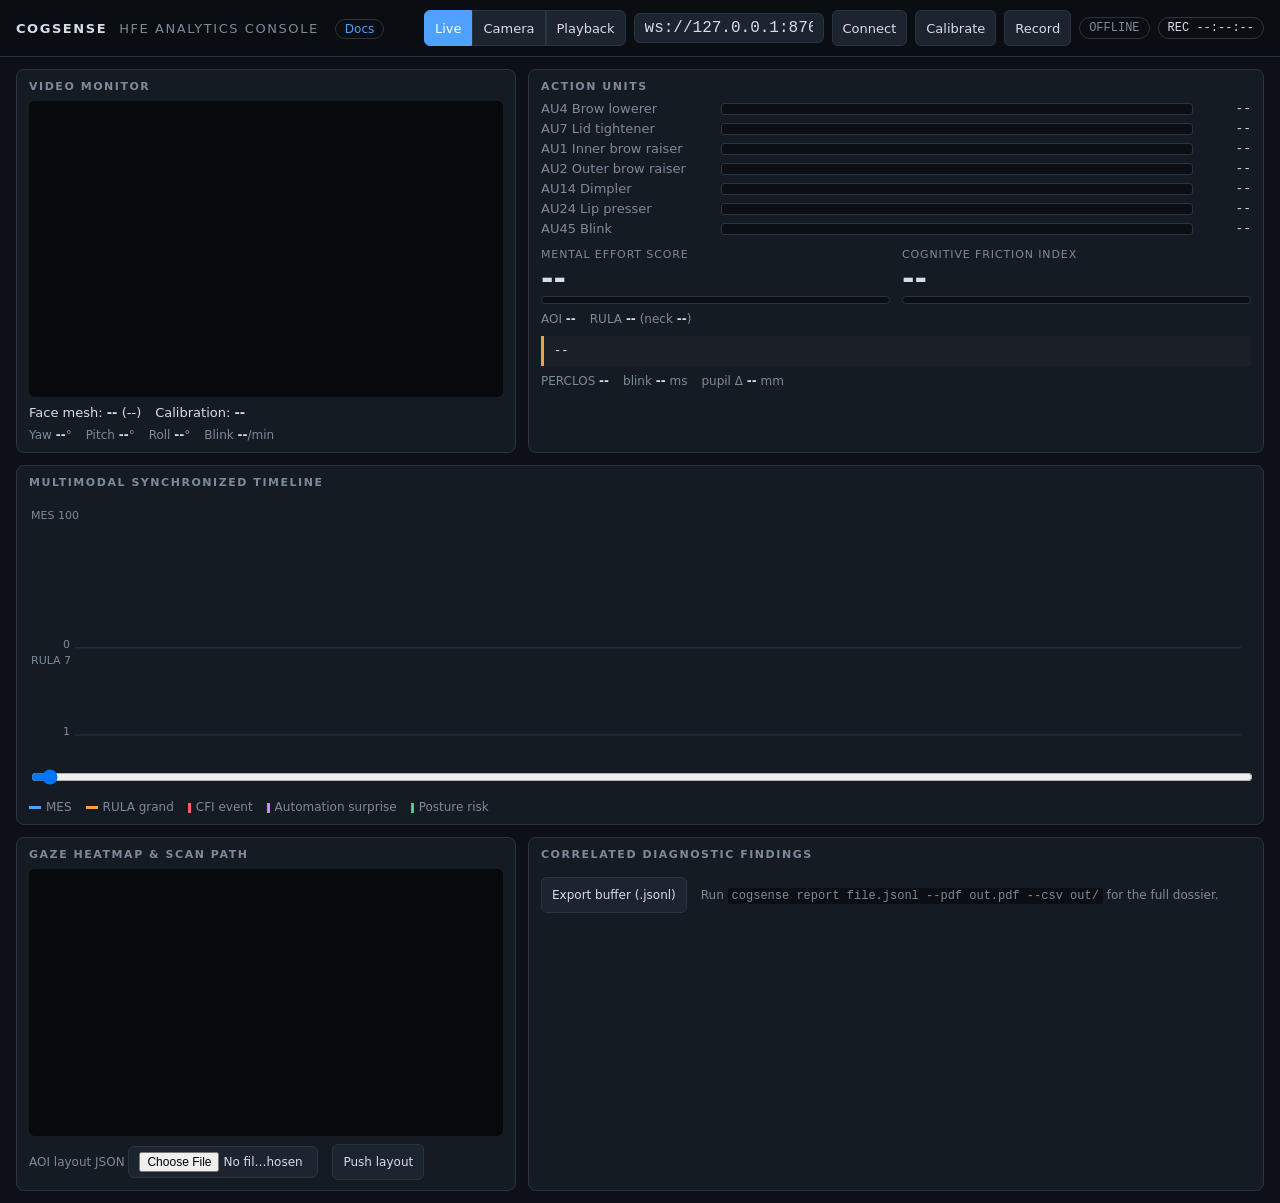
<file: dashboard/index.html>
<!doctype html>
<html lang="en">
<head>
<meta charset="utf-8">
<meta name="viewport" content="width=device-width, initial-scale=1, viewport-fit=cover">
<meta name="theme-color" content="#0a0e13">
<meta name="apple-mobile-web-app-capable" content="yes">
<meta name="apple-mobile-web-app-status-bar-style" content="black-translucent">
<title>CogSense HFE Console</title>
<link rel="stylesheet" href="style.css">
</head>
<body>
<header>
  <div class="brand">COGSENSE <span>HFE ANALYTICS CONSOLE</span> <a class="doclink" href="docs.html">Docs</a></div>
  <div class="controls">
    <div class="seg" role="tablist">
      <button id="modeLive" class="on">Live</button>
      <button id="modeCamera">Camera</button>
      <button id="modePlayback">Playback</button>
    </div>
    <div class="grp-live">
      <input id="wsUrl" value="ws://127.0.0.1:8765" spellcheck="false" autocapitalize="off" autocorrect="off" aria-label="WebSocket URL">
      <button id="connect">Connect</button>
      <button id="calibrate" title="Run 15 s neutral baseline calibration">Calibrate</button>
      <button id="record" title="Start/stop telemetry recording on the engine">Record</button>
      <span id="conn" class="pill off">OFFLINE</span>
      <span id="rec" class="pill">REC --:--:--</span>
    </div>
  </div>
</header>

<section id="cameraBar" hidden>
  <button id="camStart" class="primary">Start camera</button>
  <button id="camCalibrate" disabled title="15 s neutral-face baseline">Calibrate (15 s)</button>
  <button id="camStop" disabled>Stop</button>
  <span id="camStatus" class="muted">Uses this device’s front camera. Video is processed on the device and never uploaded or stored.</span>
</section>

<section id="playbackBar" hidden>
  <label class="file">Session JSONL <input type="file" id="fileSession" accept=".jsonl,.json,.ndjson"></label>
  <label class="file">Operator video <input type="file" id="fileOperator" accept="video/*"></label>
  <label class="file">Screen recording <input type="file" id="fileScreen" accept="video/*"></label>
  <label>Video offset (s) <input type="number" id="videoOffset" value="0" step="0.1"></label>
  <button id="play">▶ Play</button>
  <span id="playbackInfo" class="muted">Load a session file recorded with <code>--record</code> or <code>cogsense simulate --out</code>.</span>
</section>

<main>
  <section class="panel monitor">
    <h2>Video monitor</h2>
    <div class="stage">
      <video id="cameraVideo" muted playsinline autoplay hidden></video>
      <video id="operatorVideo" muted playsinline hidden></video>
      <canvas id="mesh" width="480" height="300"></canvas>
      <div id="camOverlay" hidden></div>
    </div>
    <div class="status-row">
      <span>Face mesh: <b id="trackStatus">--</b> (<span id="trackConf">--</span>)</span>
      <span id="perf" class="muted" hidden></span>
      <span>Calibration: <b id="calStatus">--</b></span>
    </div>
    <div class="status-row small">
      <span>Yaw <b id="yaw">--</b>°</span><span>Pitch <b id="pitch">--</b>°</span><span>Roll <b id="roll">--</b>°</span>
      <span>Blink <b id="blinkRate">--</b>/min</span><span id="speech" class="tag" hidden>SPEECH</span>
    </div>
  </section>

  <section class="panel aus">
    <h2>Action units</h2>
    <div id="auBars"></div>
    <div class="meters">
      <div class="meter"><div class="label">Mental effort score</div><div class="big" id="mesVal">--</div><div class="bar"><i id="mesBar"></i></div></div>
      <div class="meter"><div class="label">Cognitive friction index</div><div class="big" id="cfiVal">--</div><div class="bar"><i id="cfiBar"></i></div></div>
    </div>
    <div class="status-row small">
      <span>AOI <b id="aoi">--</b></span><span>RULA <b id="rula">--</b> (neck <b id="neck">--</b>)</span>
    </div>
    <div class="insight" id="insight">--</div>
    <div class="status-row small">
      <span title="Share of the last 60 s the eyes were more than 80% closed. Normal blinking counts. No alert threshold is implied.">PERCLOS <b id="perclos">--</b></span>
      <span title="Mean duration of blinks completed in the last 60 s">blink <b id="blinkDur">--</b> ms</span>
      <span title="Pupil diameter change from the neutral baseline (needs an eye tracker; separate from the effort score)">pupil Δ <b id="pupilD">--</b> mm</span>
    </div>
  </section>

  <section class="panel timeline">
    <h2>Multimodal synchronized timeline</h2>
    <canvas id="timeline" width="1200" height="260"></canvas>
    <input type="range" id="scrub" min="0" max="0" value="0" step="1" aria-label="Timeline scrubber">
    <div class="legend">
      <span><i class="sw mes"></i>MES</span><span><i class="sw rula"></i>RULA grand</span>
      <span><i class="sw cfi"></i>CFI event</span><span><i class="sw sur"></i>Automation surprise</span>
      <span><i class="sw cmp"></i>Posture risk</span><span id="cursorTime" class="muted"></span>
    </div>
  </section>

  <section class="panel gaze">
    <h2>Gaze heatmap &amp; scan path</h2>
    <div class="stage">
      <video id="screenVideo" muted playsinline hidden></video>
      <canvas id="gaze" width="480" height="270"></canvas>
    </div>
    <div class="status-row small">
      <label class="file">AOI layout JSON <input type="file" id="fileAoi" accept=".json"></label>
      <button id="sendAoi" title="Send this AOI layout to the engine">Push layout</button>
    </div>
  </section>

  <section class="panel findings">
    <h2>Correlated diagnostic findings</h2>
    <ul id="findings"></ul>
    <div class="status-row small"><button id="exportJsonl">Export buffer (.jsonl)</button><span class="muted">Run <code>cogsense report file.jsonl --pdf out.pdf --csv out/</code> for the full dossier.</span></div>
  </section>
</main>
<script src="engine.js"></script>
<script src="camera.js"></script>
<script src="app.js"></script>
</body>
</html>
</file>
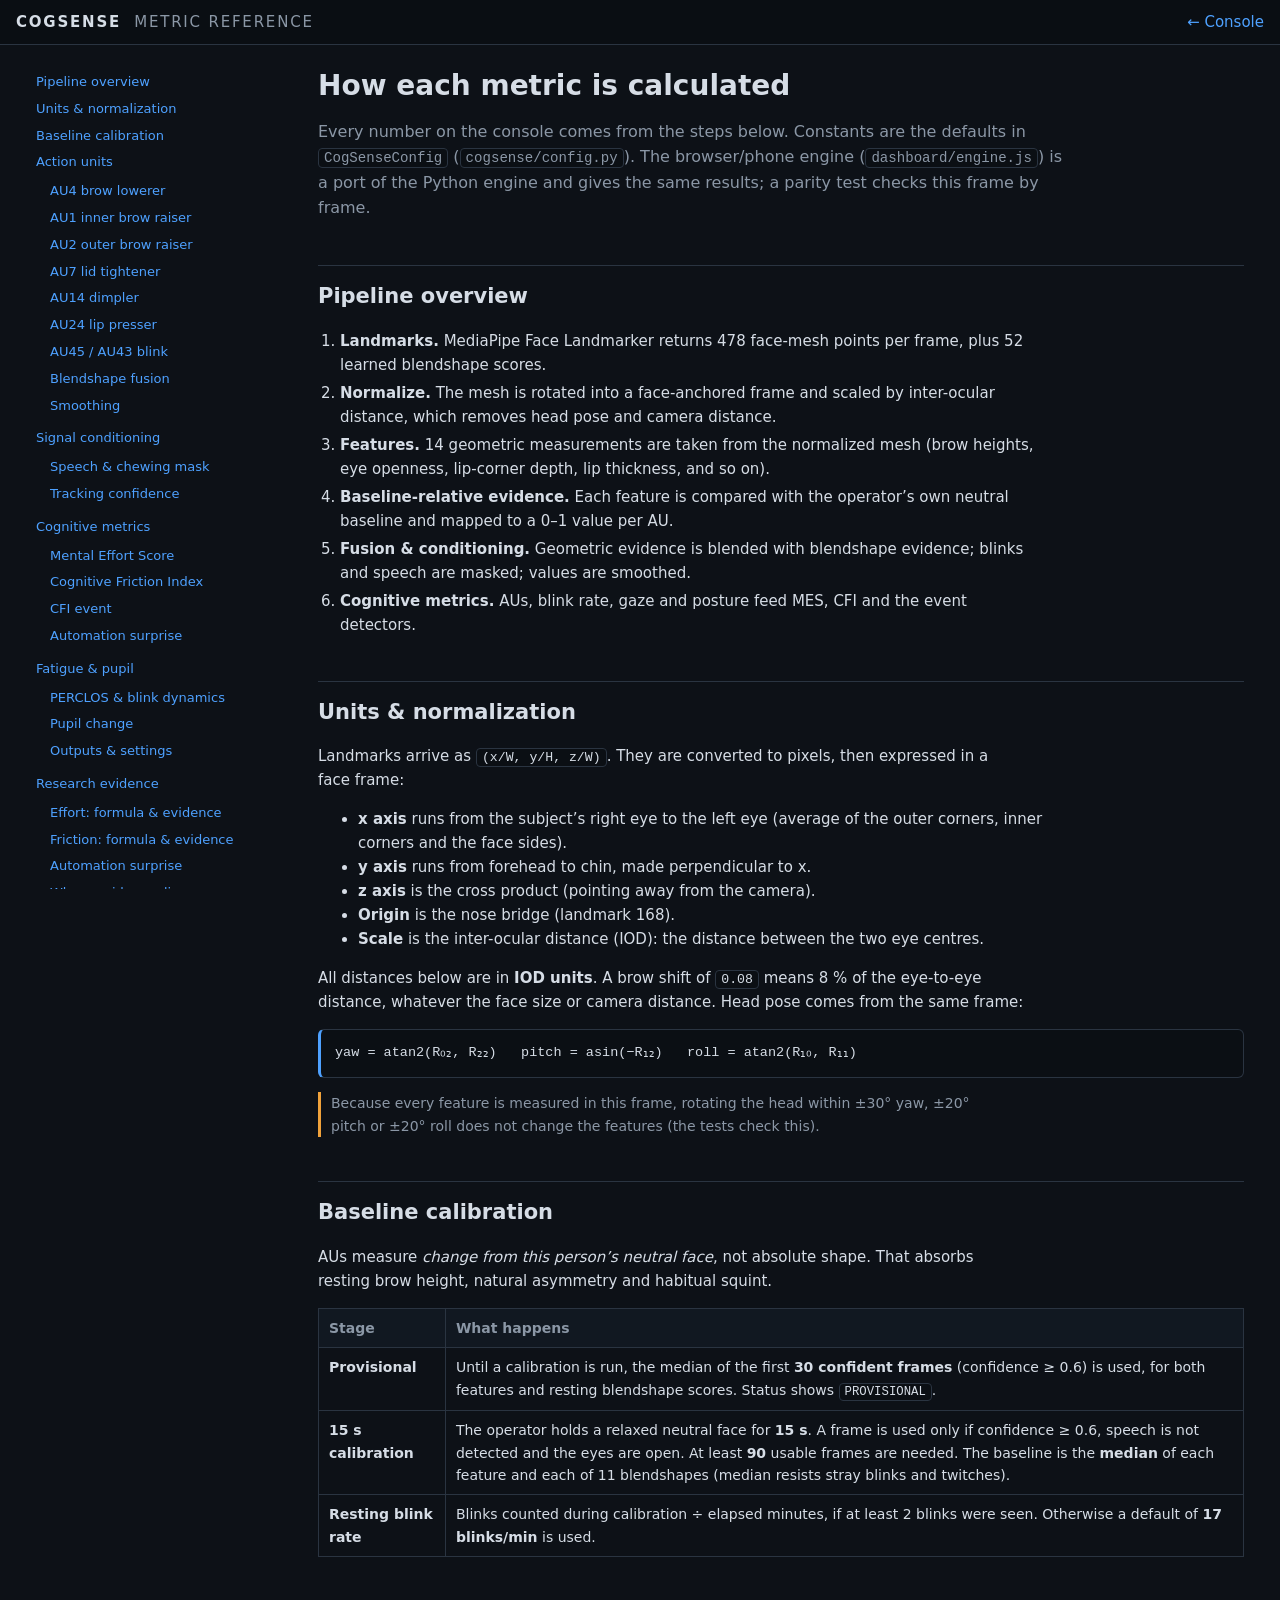
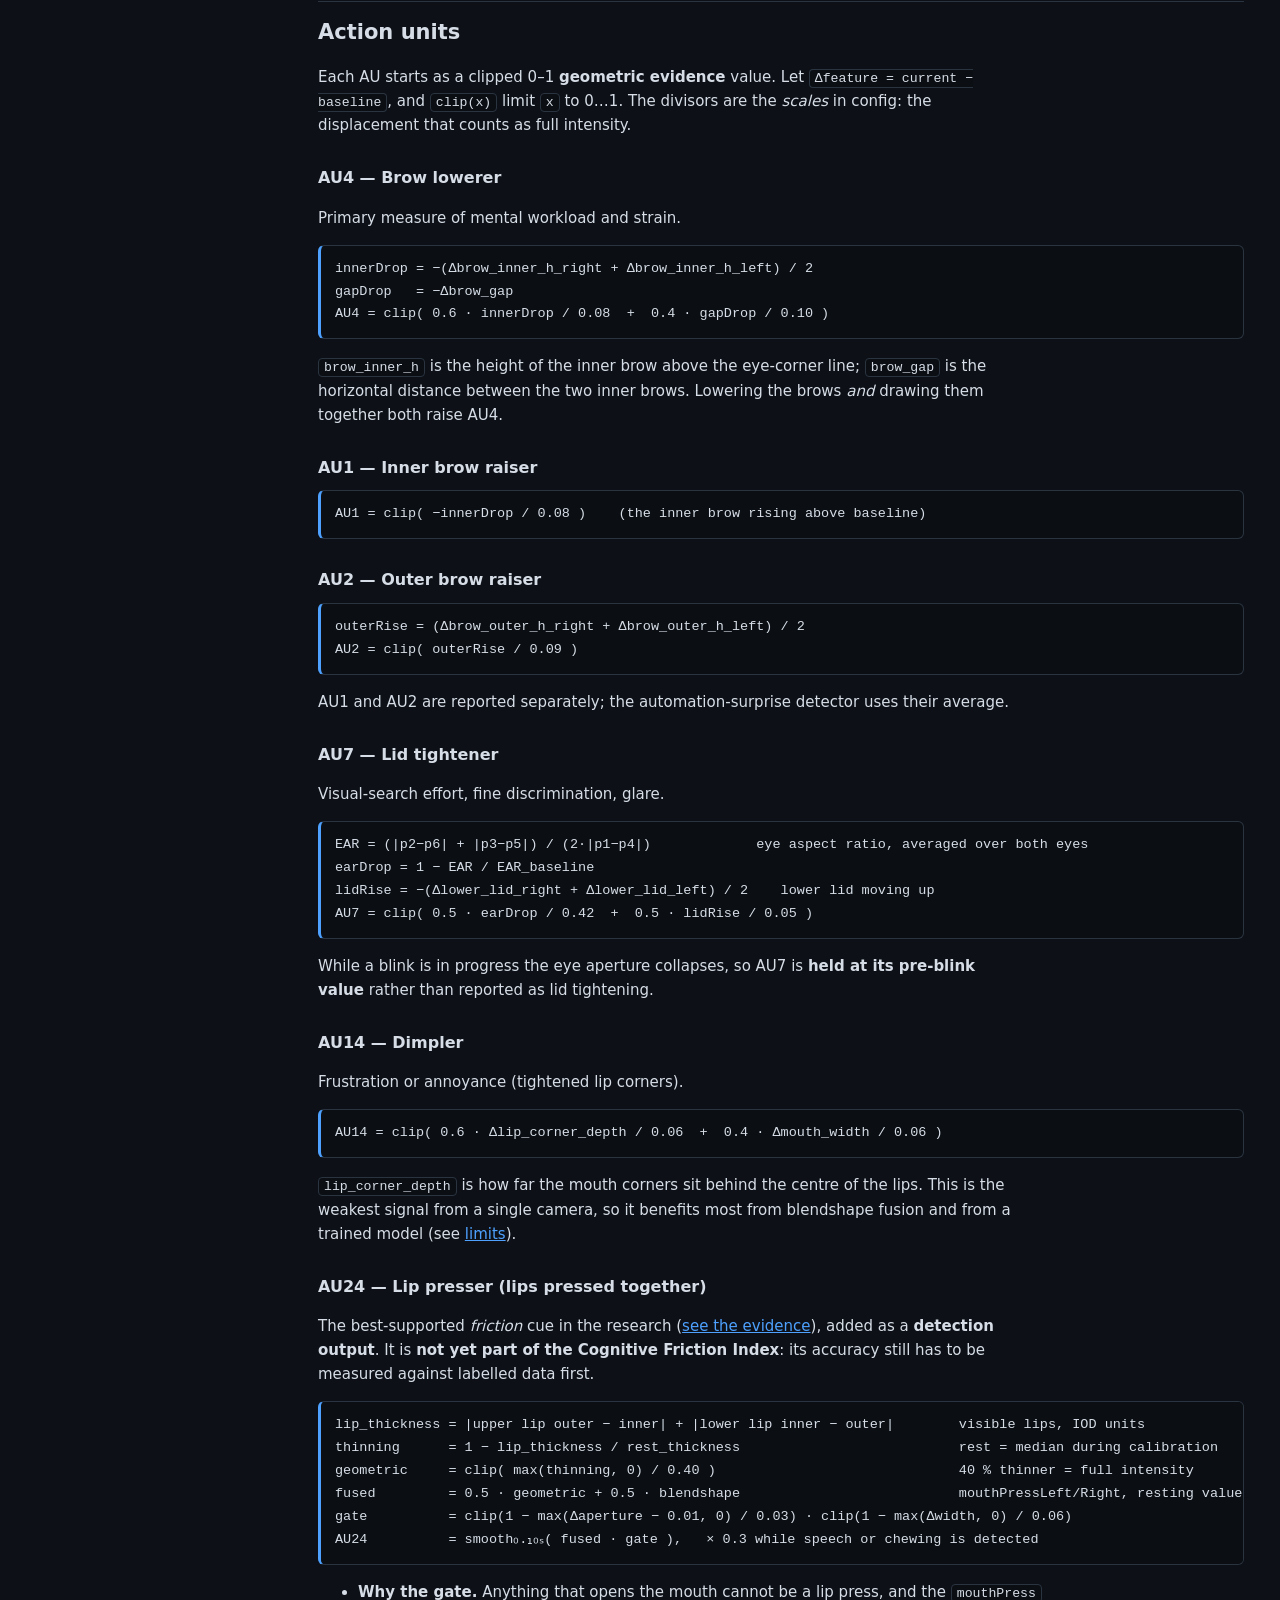
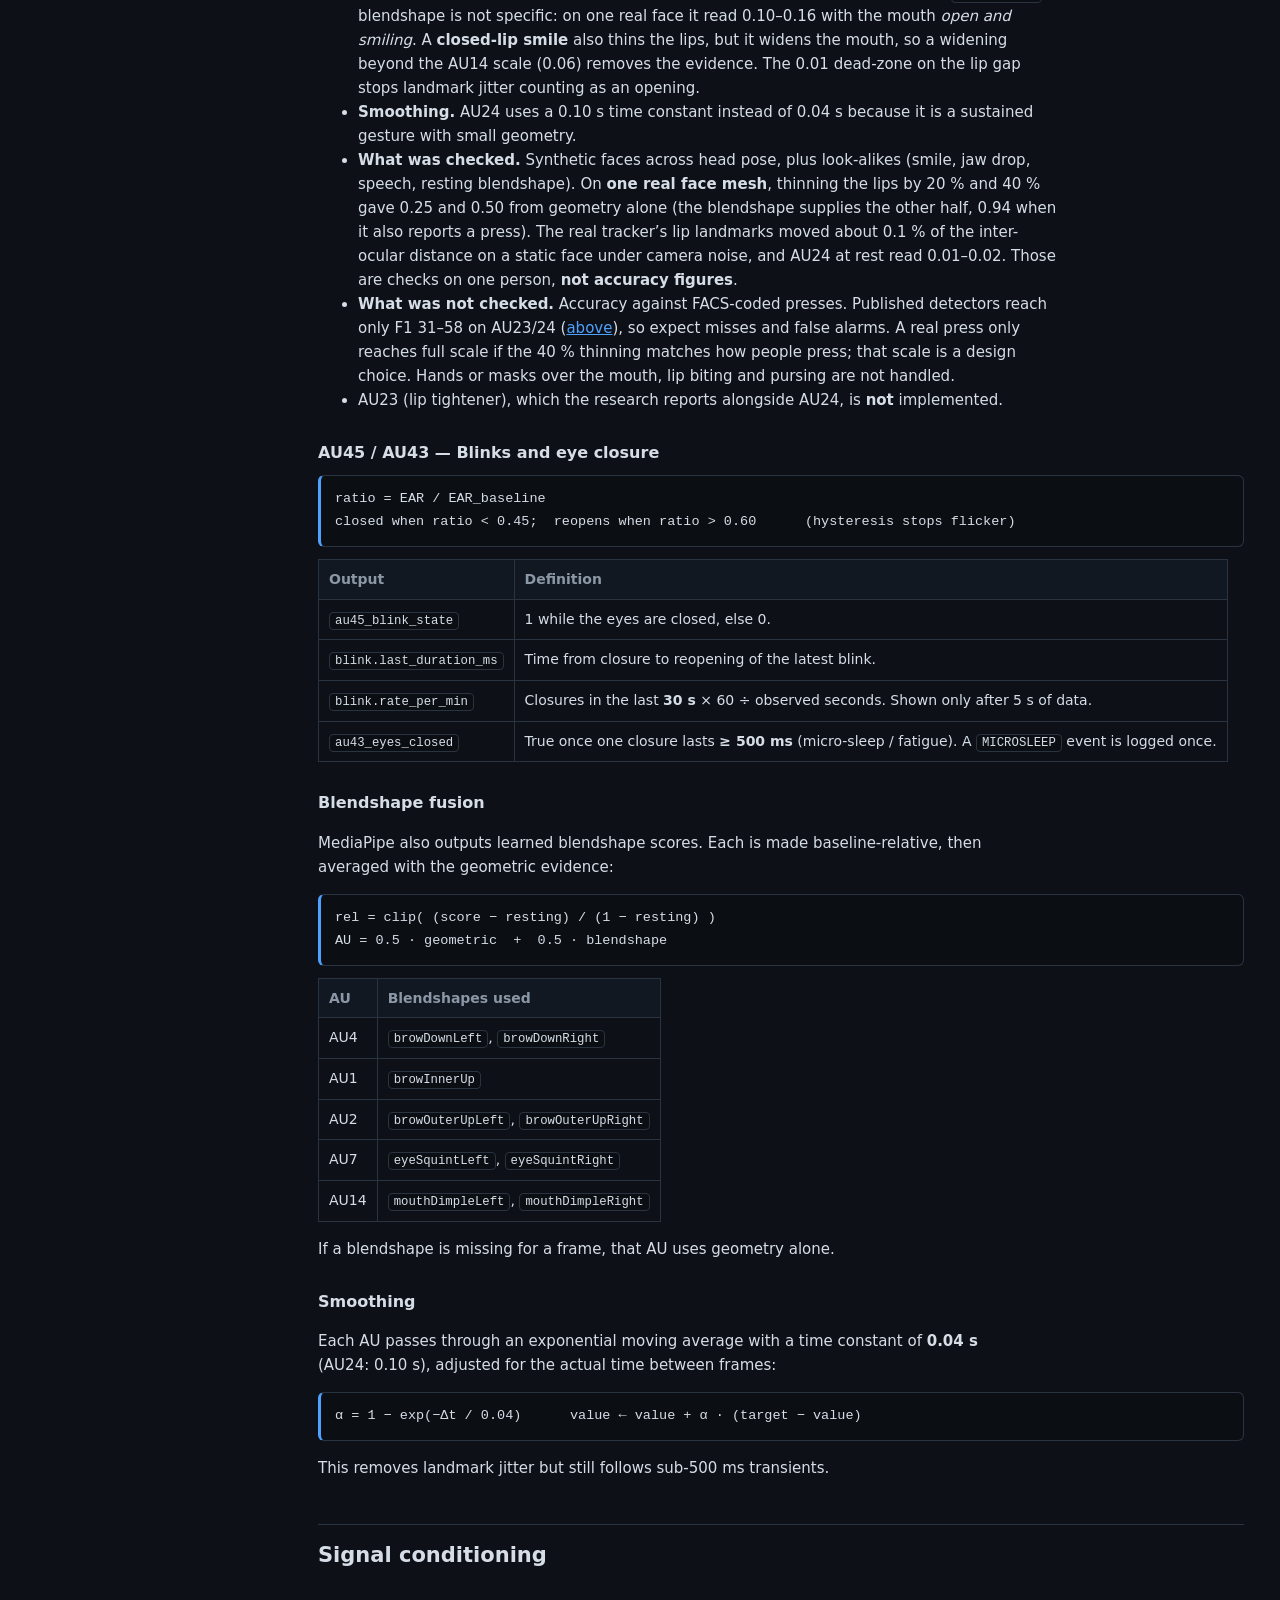
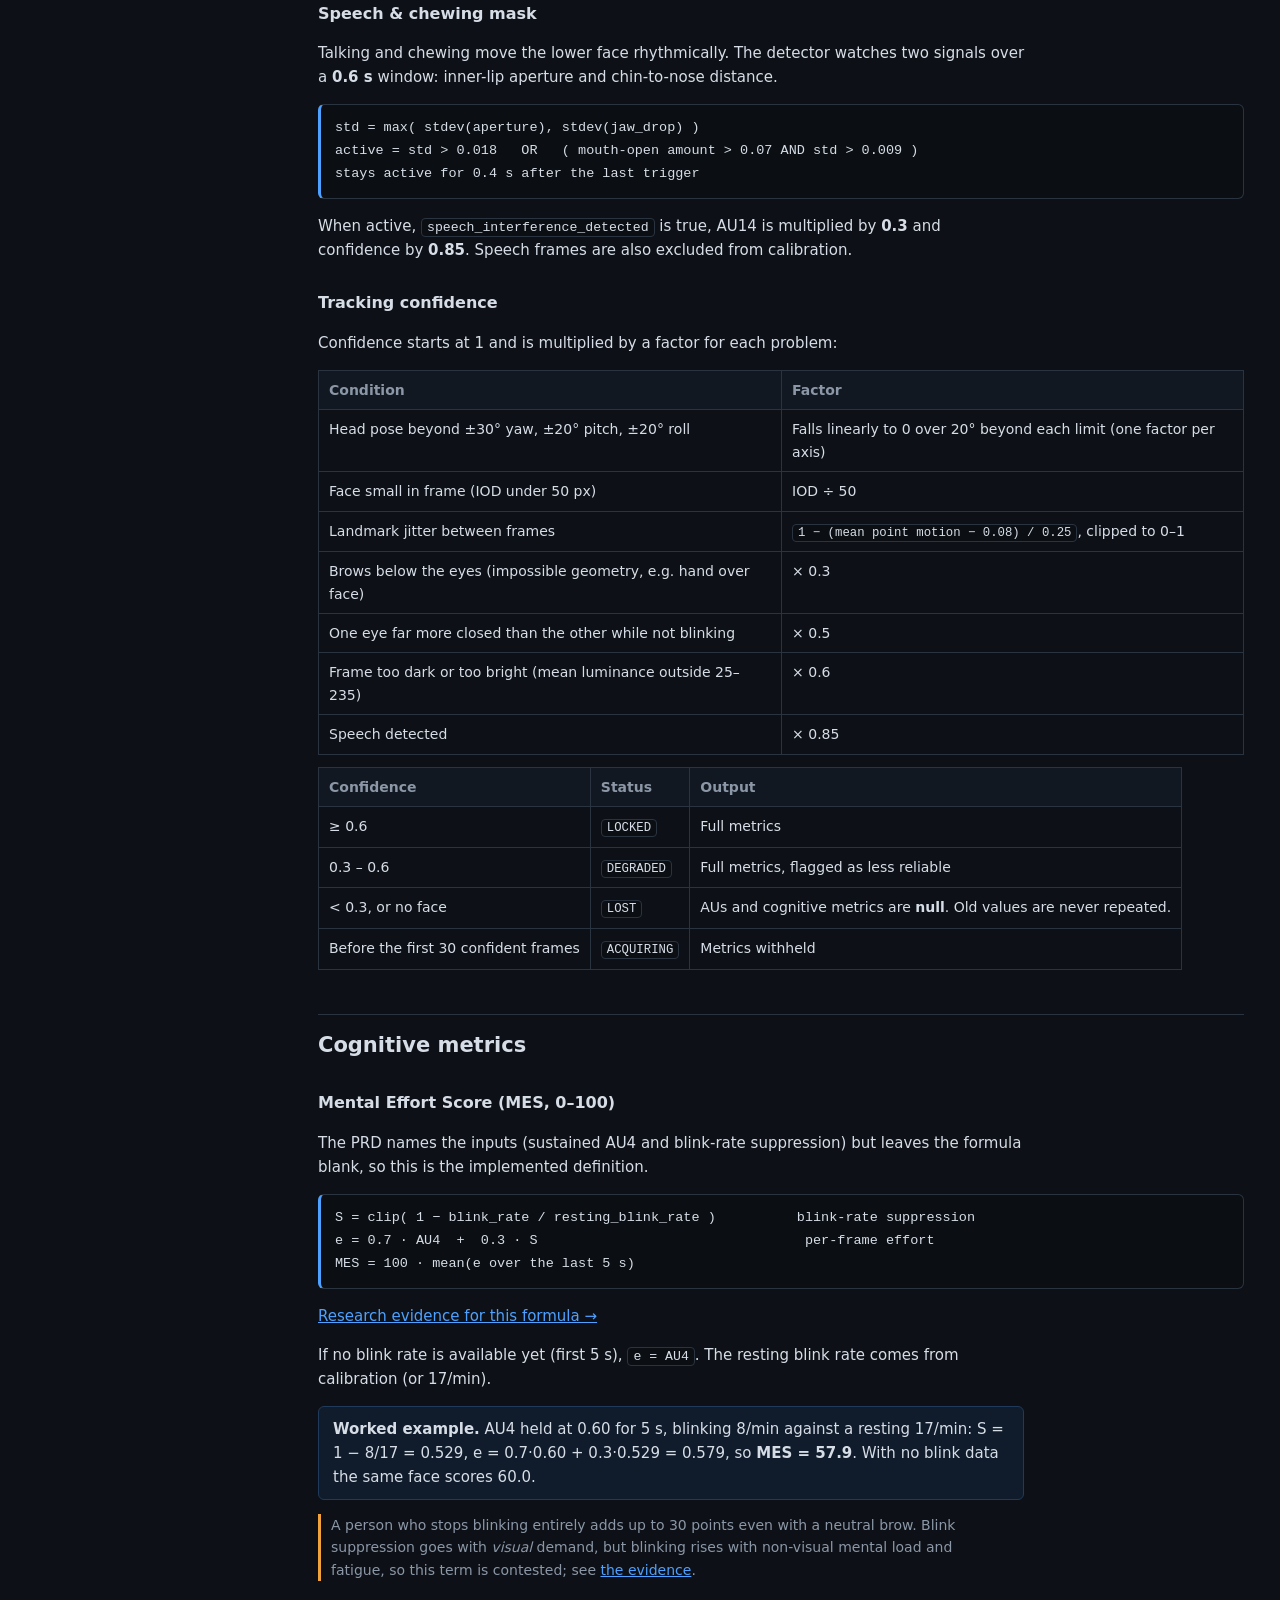
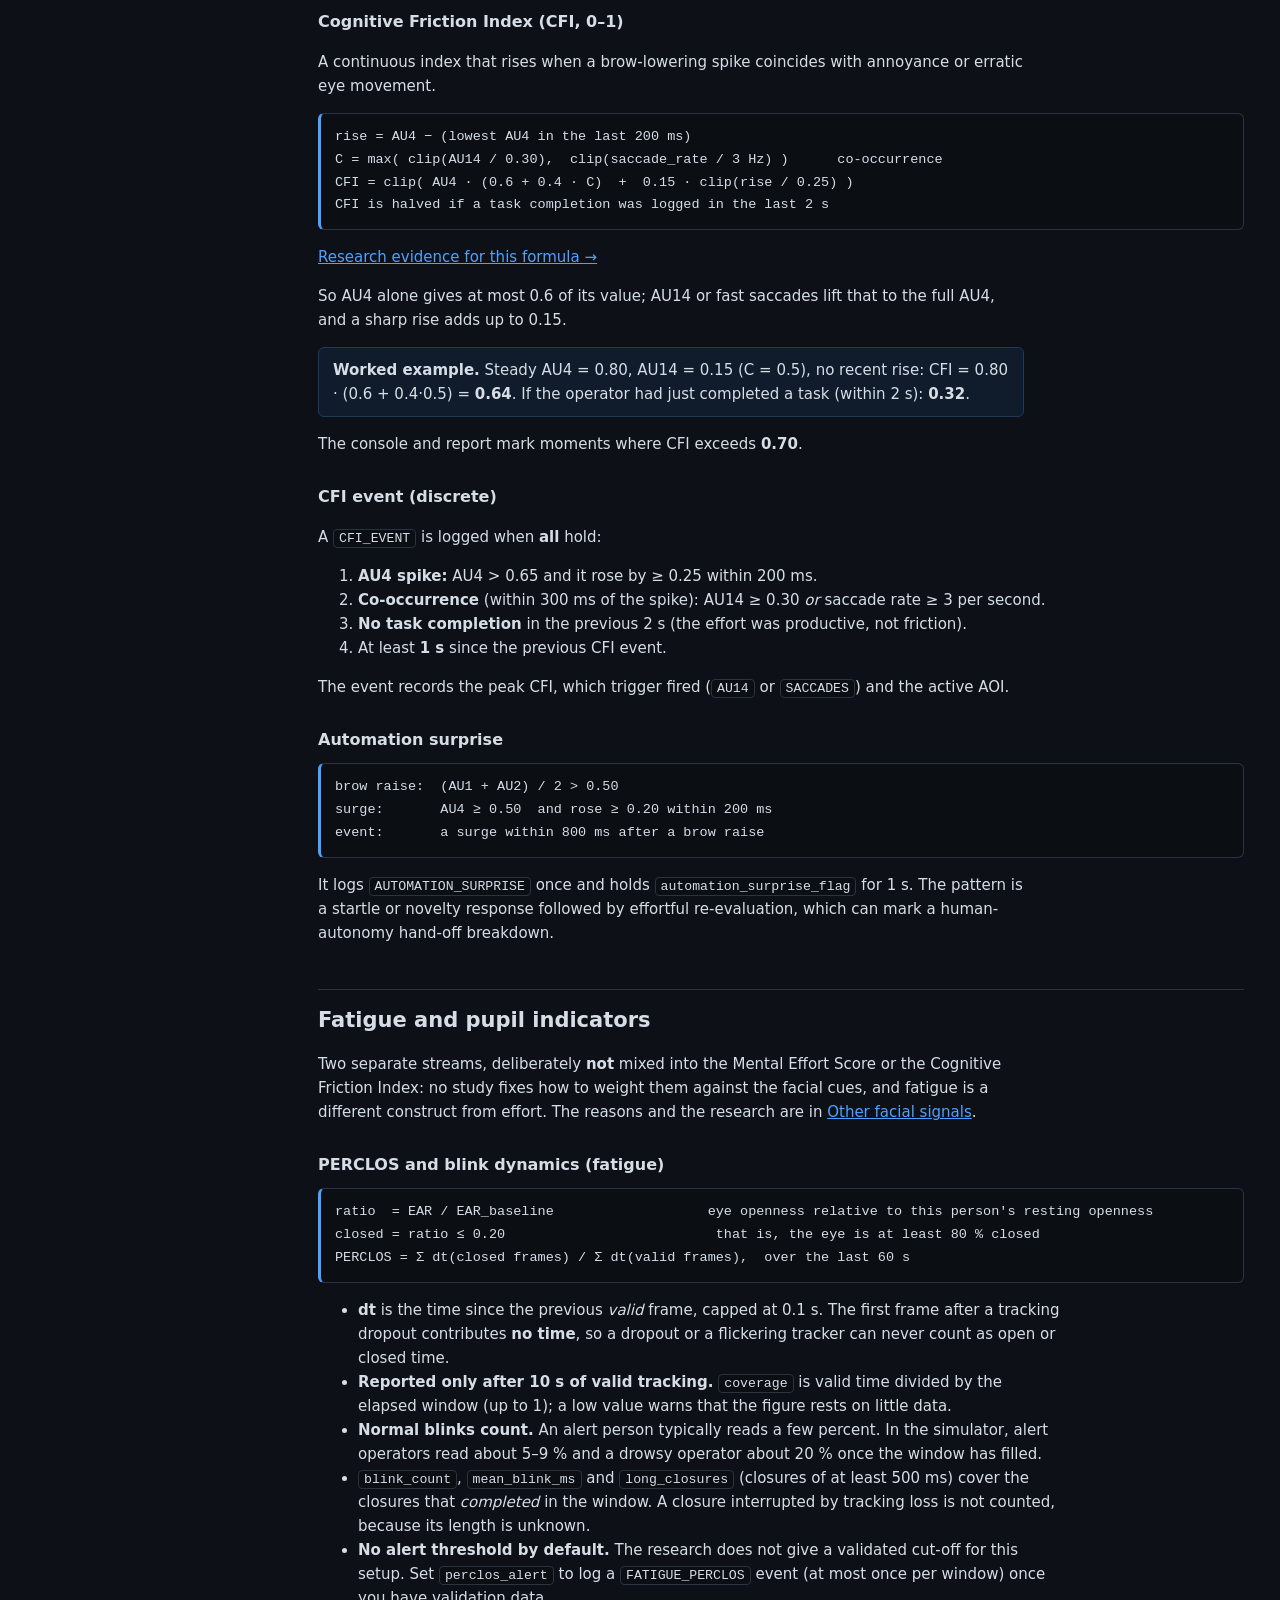
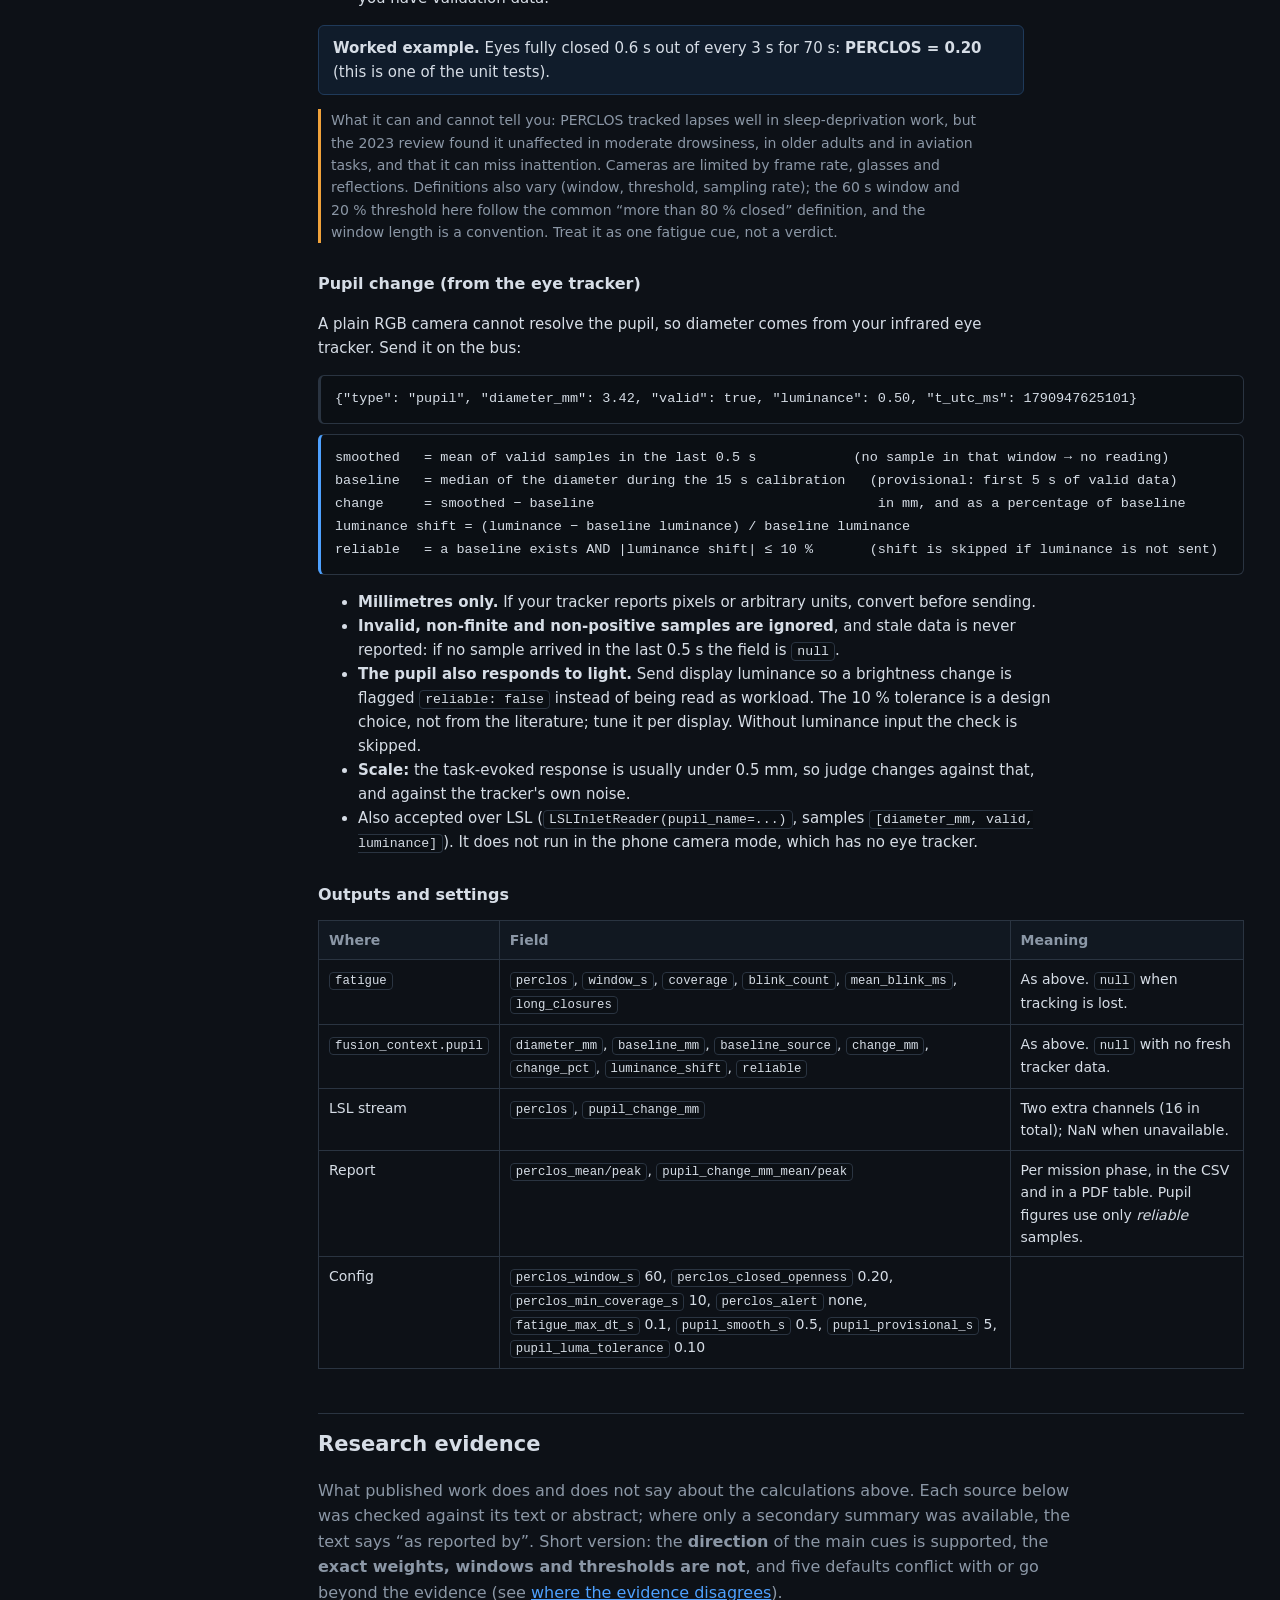
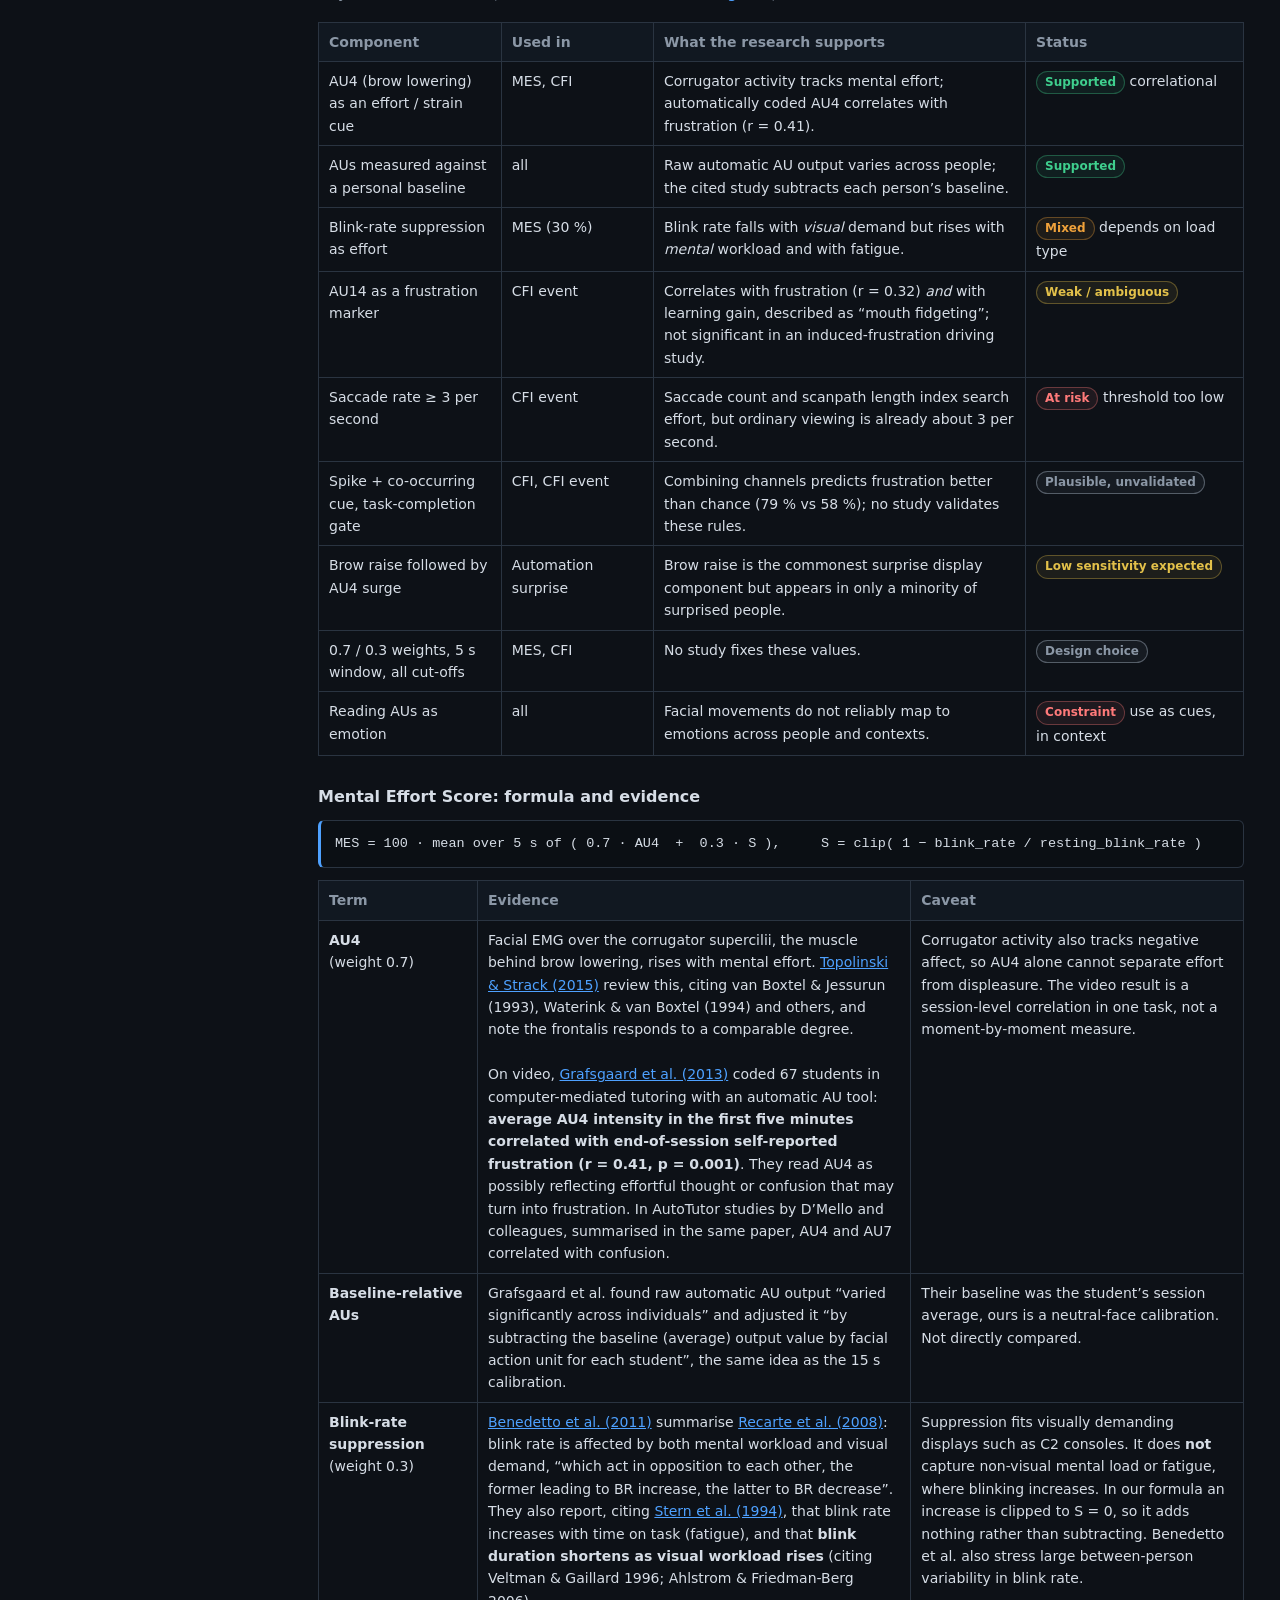
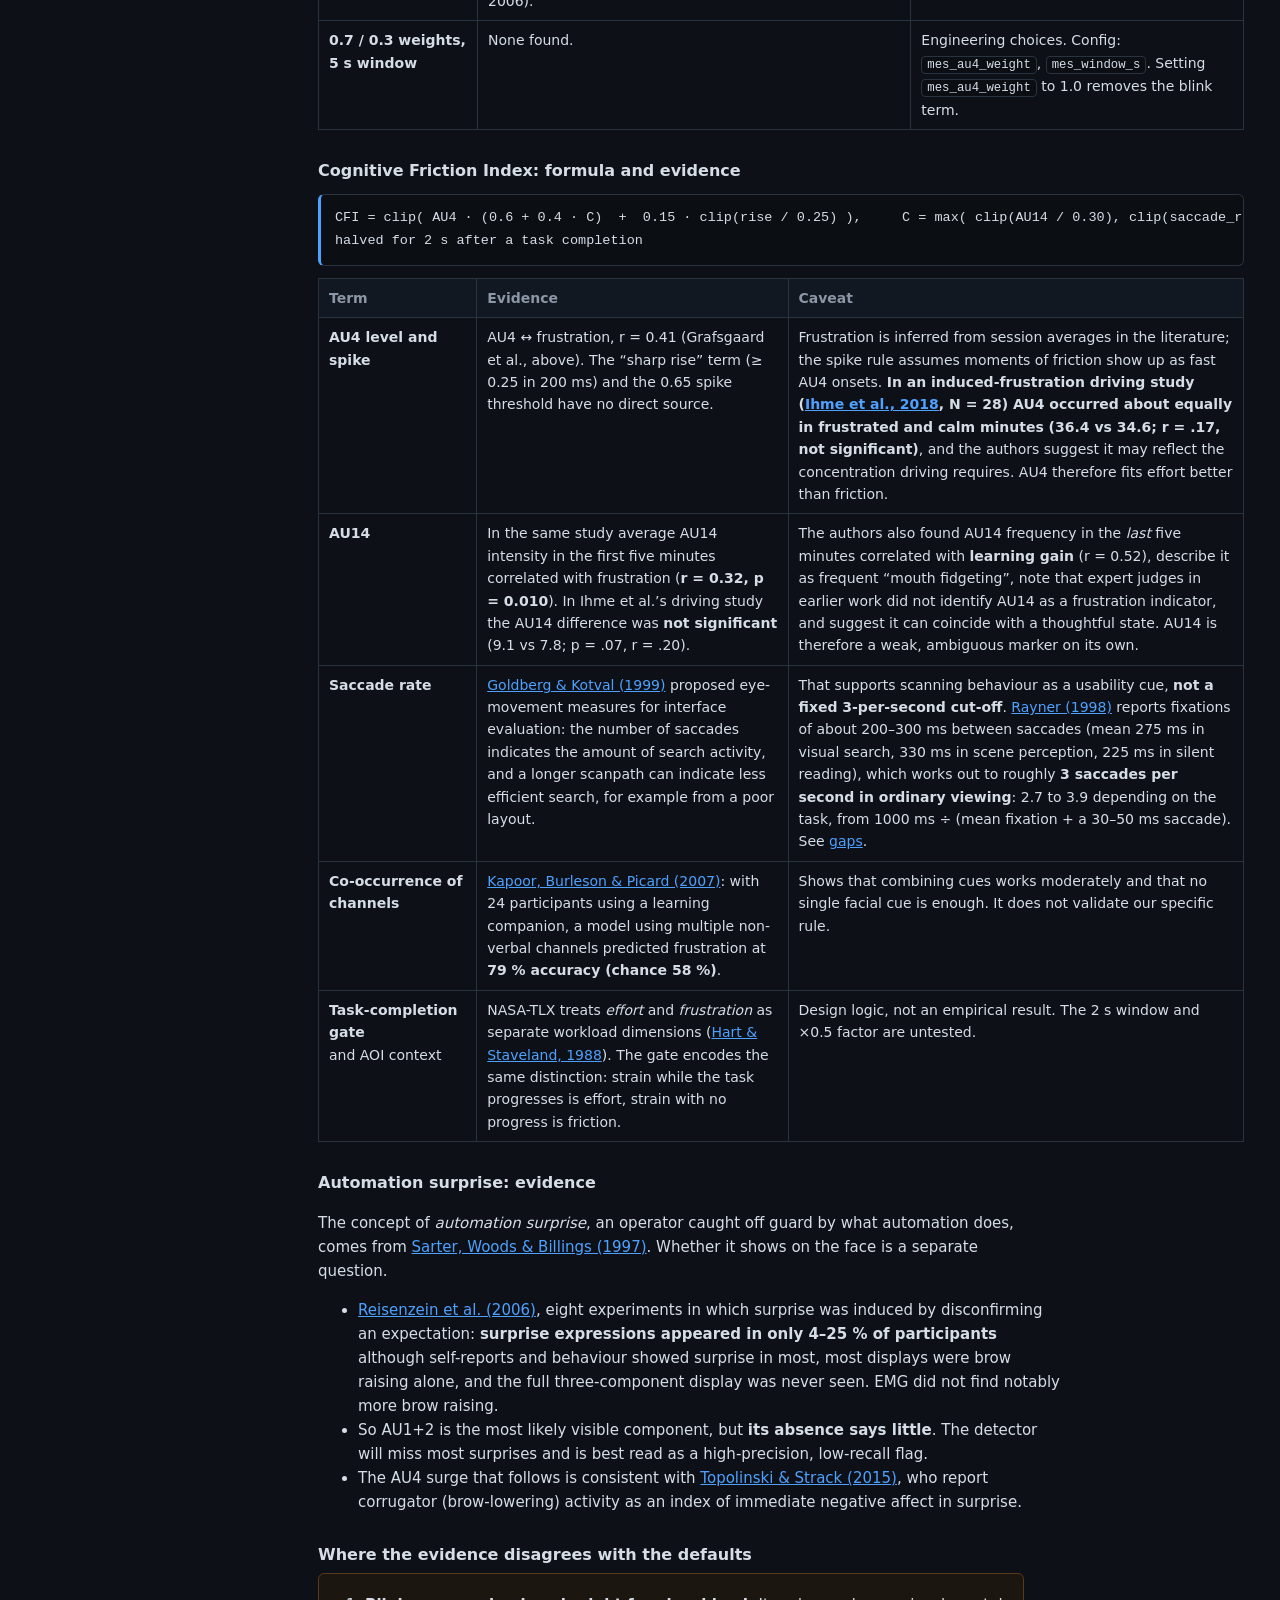
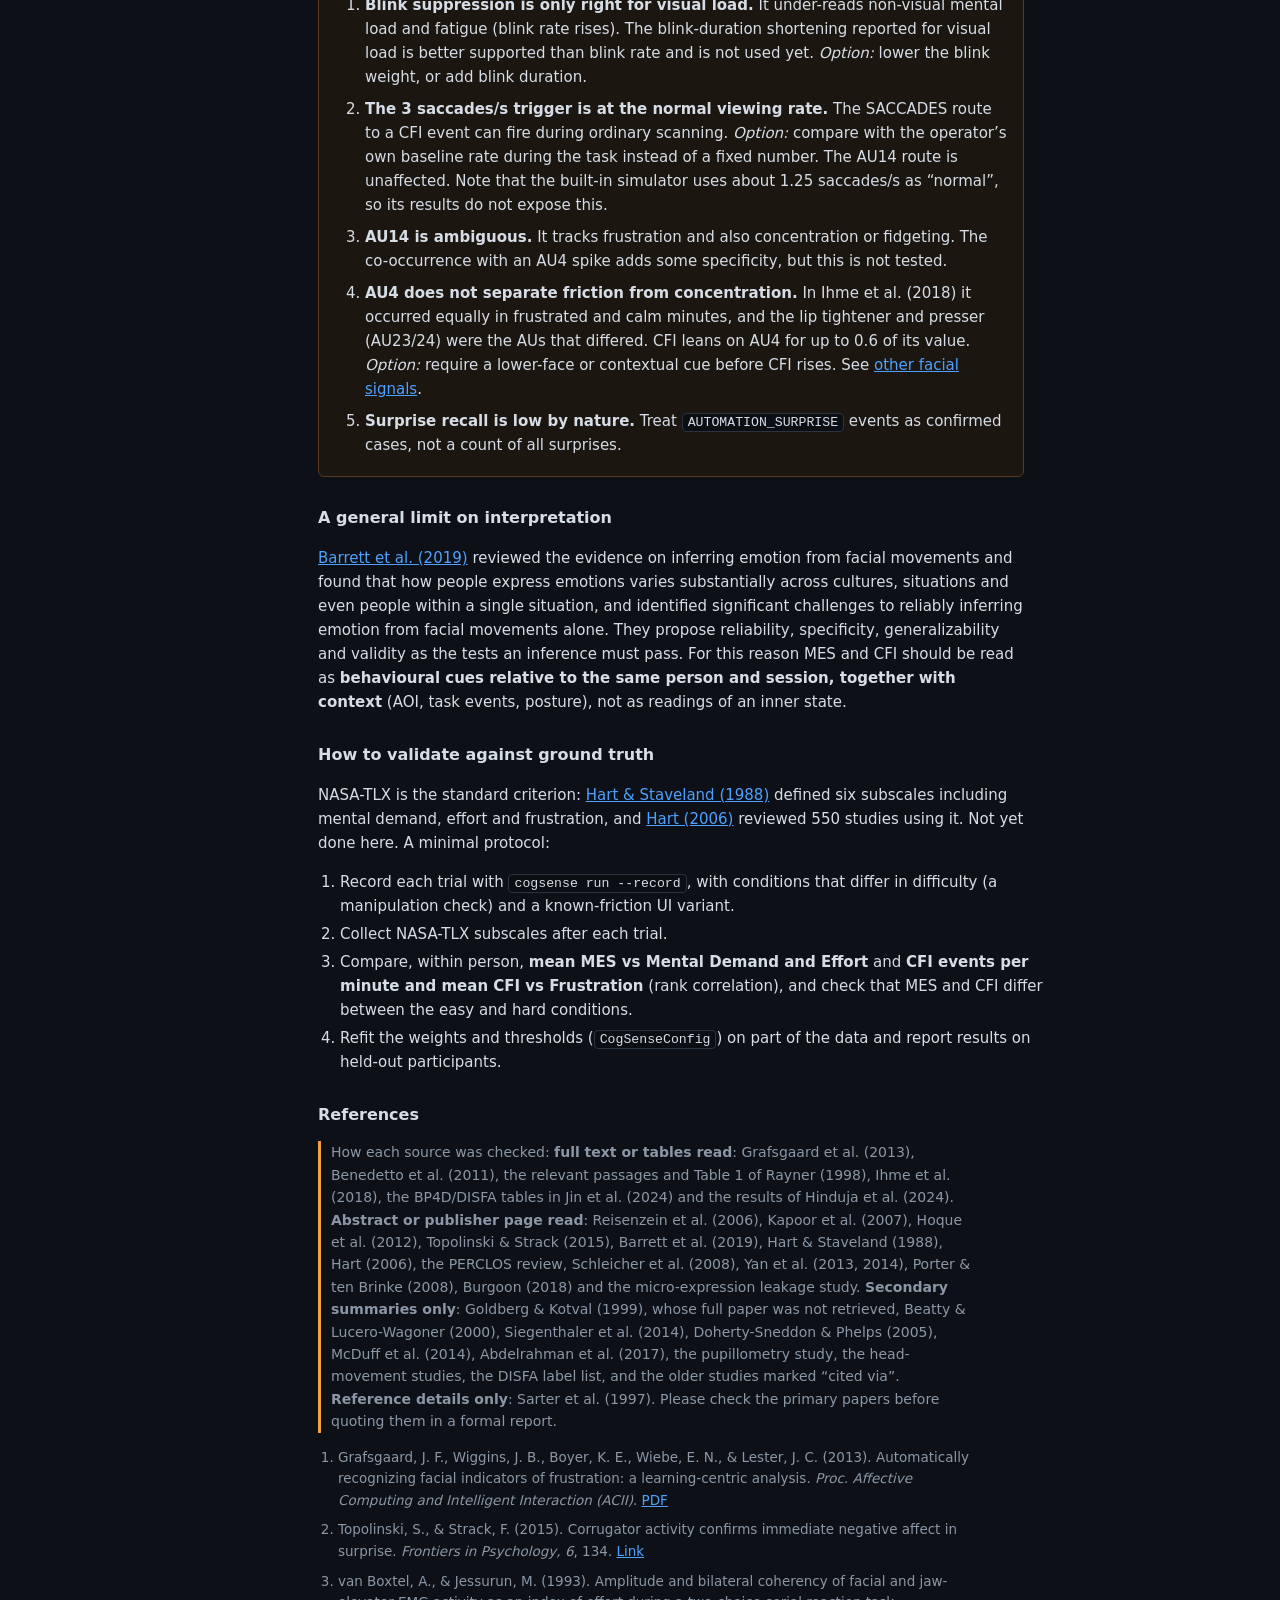
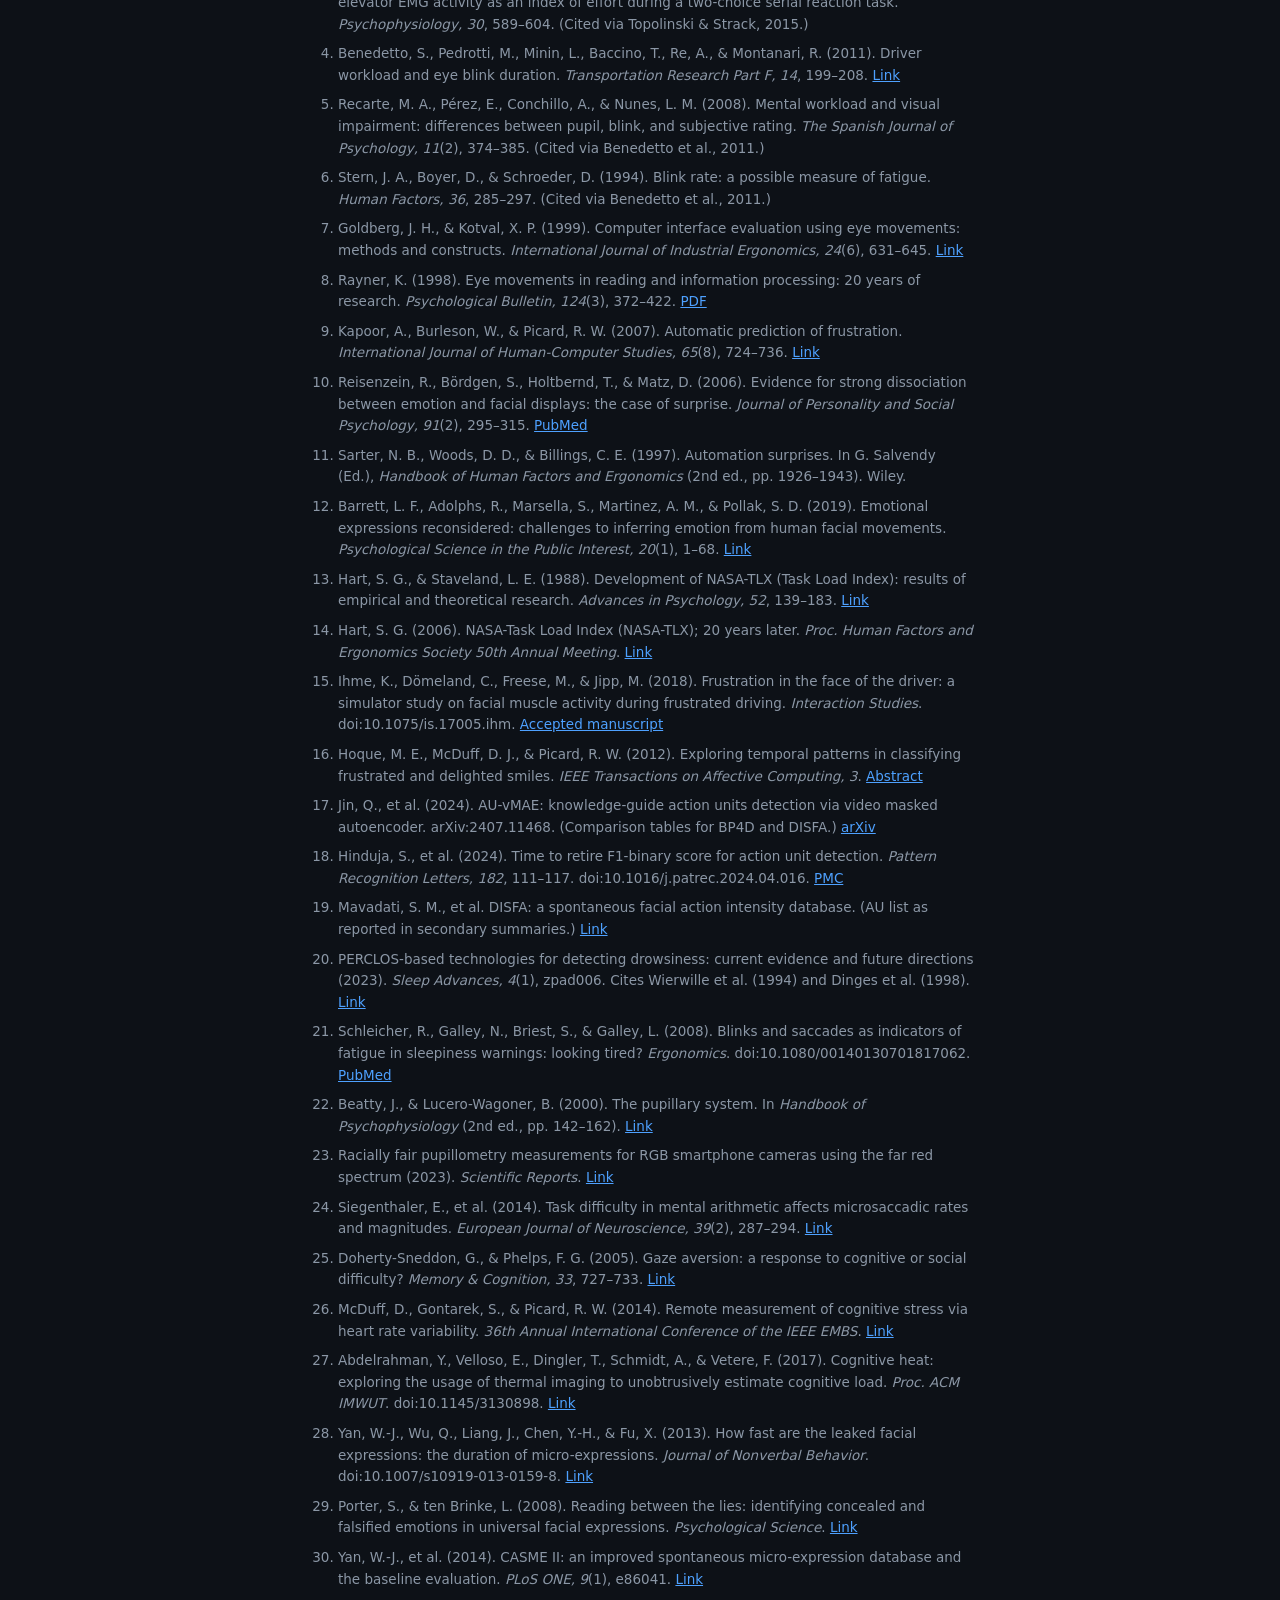
<file: dashboard/docs.html>
<!doctype html>
<html lang="en">
<head>
<meta charset="utf-8">
<meta name="viewport" content="width=device-width, initial-scale=1, viewport-fit=cover">
<meta name="theme-color" content="#0a0e13">
<title>CogSense metric reference</title>
<link rel="stylesheet" href="docs.css">
</head>
<body>
<header>
  <a class="brand" href="./">COGSENSE <span>METRIC REFERENCE</span></a>
  <a class="back" href="./">← Console</a>
</header>

<div class="layout">
<nav aria-label="Contents">
  <ol>
    <li><a href="#pipeline">Pipeline overview</a></li>
    <li><a href="#units">Units &amp; normalization</a></li>
    <li><a href="#calibration">Baseline calibration</a></li>
    <li><a href="#aus">Action units</a>
      <ol>
        <li><a href="#au4">AU4 brow lowerer</a></li>
        <li><a href="#au1">AU1 inner brow raiser</a></li>
        <li><a href="#au2">AU2 outer brow raiser</a></li>
        <li><a href="#au7">AU7 lid tightener</a></li>
        <li><a href="#au14">AU14 dimpler</a></li>
        <li><a href="#au24">AU24 lip presser</a></li>
        <li><a href="#blink">AU45 / AU43 blink</a></li>
        <li><a href="#blend">Blendshape fusion</a></li>
        <li><a href="#smooth">Smoothing</a></li>
      </ol>
    </li>
    <li><a href="#conditioning">Signal conditioning</a>
      <ol>
        <li><a href="#speech">Speech &amp; chewing mask</a></li>
        <li><a href="#confidence">Tracking confidence</a></li>
      </ol>
    </li>
    <li><a href="#derived">Cognitive metrics</a>
      <ol>
        <li><a href="#mes">Mental Effort Score</a></li>
        <li><a href="#cfi">Cognitive Friction Index</a></li>
        <li><a href="#cfi-event">CFI event</a></li>
        <li><a href="#surprise">Automation surprise</a></li>
      </ol>
    </li>
    <li><a href="#fatigue">Fatigue &amp; pupil</a>
      <ol>
        <li><a href="#perclos">PERCLOS &amp; blink dynamics</a></li>
        <li><a href="#pupil">Pupil change</a></li>
        <li><a href="#fatigue-config">Outputs &amp; settings</a></li>
      </ol>
    </li>
    <li><a href="#evidence">Research evidence</a>
      <ol>
        <li><a href="#evidence-mes">Effort: formula &amp; evidence</a></li>
        <li><a href="#evidence-cfi">Friction: formula &amp; evidence</a></li>
        <li><a href="#evidence-surprise">Automation surprise</a></li>
        <li><a href="#evidence-gaps">Where evidence disagrees</a></li>
        <li><a href="#evidence-validate">How to validate</a></li>
        <li><a href="#references">References</a></li>
      </ol>
    </li>
    <li><a href="#other-signals">Other facial signals</a>
      <ol>
        <li><a href="#au-accuracy">AU accuracy check</a></li>
        <li><a href="#other-table">Signal by signal</a></li>
        <li><a href="#other-priorities">What to add, in order</a></li>
      </ol>
    </li>
    <li><a href="#fusion">Fusion &amp; insights</a>
      <ol>
        <li><a href="#aoi">Gaze &amp; AOI</a></li>
        <li><a href="#compound">Posture risk</a></li>
        <li><a href="#insight">Correlated insight</a></li>
      </ol>
    </li>
    <li><a href="#report">Report figures</a></li>
    <li><a href="#timing">Timing &amp; sync</a></li>
    <li><a href="#limits">What is and isn’t validated</a></li>
    <li><a href="#tuning">Tuning thresholds</a></li>
  </ol>
</nav>

<main>
<h1>How each metric is calculated</h1>
<p class="lead">Every number on the console comes from the steps below. Constants are the defaults in <code>CogSenseConfig</code> (<code>cogsense/config.py</code>). The browser/phone engine (<code>dashboard/engine.js</code>) is a port of the Python engine and gives the same results; a parity test checks this frame by frame.</p>

<section id="pipeline">
<h2>Pipeline overview</h2>
<ol class="steps">
  <li><b>Landmarks.</b> MediaPipe Face Landmarker returns 478 face-mesh points per frame, plus 52 learned blendshape scores.</li>
  <li><b>Normalize.</b> The mesh is rotated into a face-anchored frame and scaled by inter-ocular distance, which removes head pose and camera distance.</li>
  <li><b>Features.</b> 14 geometric measurements are taken from the normalized mesh (brow heights, eye openness, lip-corner depth, lip thickness, and so on).</li>
  <li><b>Baseline-relative evidence.</b> Each feature is compared with the operator’s own neutral baseline and mapped to a 0–1 value per AU.</li>
  <li><b>Fusion &amp; conditioning.</b> Geometric evidence is blended with blendshape evidence; blinks and speech are masked; values are smoothed.</li>
  <li><b>Cognitive metrics.</b> AUs, blink rate, gaze and posture feed MES, CFI and the event detectors.</li>
</ol>
</section>

<section id="units">
<h2>Units &amp; normalization</h2>
<p>Landmarks arrive as <code>(x/W, y/H, z/W)</code>. They are converted to pixels, then expressed in a face frame:</p>
<ul>
  <li><b>x axis</b> runs from the subject’s right eye to the left eye (average of the outer corners, inner corners and the face sides).</li>
  <li><b>y axis</b> runs from forehead to chin, made perpendicular to x.</li>
  <li><b>z axis</b> is the cross product (pointing away from the camera).</li>
  <li><b>Origin</b> is the nose bridge (landmark 168).</li>
  <li><b>Scale</b> is the inter-ocular distance (IOD): the distance between the two eye centres.</li>
</ul>
<p>All distances below are in <b>IOD units</b>. A brow shift of <code>0.08</code> means 8 % of the eye-to-eye distance, whatever the face size or camera distance. Head pose comes from the same frame:</p>
<div class="formula">yaw = atan2(R₀₂, R₂₂)   pitch = asin(−R₁₂)   roll = atan2(R₁₀, R₁₁)</div>
<p class="note">Because every feature is measured in this frame, rotating the head within ±30° yaw, ±20° pitch or ±20° roll does not change the features (the tests check this).</p>
</section>

<section id="calibration">
<h2>Baseline calibration</h2>
<p>AUs measure <i>change from this person’s neutral face</i>, not absolute shape. That absorbs resting brow height, natural asymmetry and habitual squint.</p>
<table>
<tr><th>Stage</th><th>What happens</th></tr>
<tr><td><b>Provisional</b></td><td>Until a calibration is run, the median of the first <b>30 confident frames</b> (confidence ≥ 0.6) is used, for both features and resting blendshape scores. Status shows <code>PROVISIONAL</code>.</td></tr>
<tr><td><b>15 s calibration</b></td><td>The operator holds a relaxed neutral face for <b>15 s</b>. A frame is used only if confidence ≥ 0.6, speech is not detected and the eyes are open. At least <b>90</b> usable frames are needed. The baseline is the <b>median</b> of each feature and each of 11 blendshapes (median resists stray blinks and twitches).</td></tr>
<tr><td><b>Resting blink rate</b></td><td>Blinks counted during calibration ÷ elapsed minutes, if at least 2 blinks were seen. Otherwise a default of <b>17 blinks/min</b> is used.</td></tr>
</table>
</section>

<section id="aus">
<h2>Action units</h2>
<p>Each AU starts as a clipped 0–1 <b>geometric evidence</b> value. Let <code>Δfeature = current − baseline</code>, and <code>clip(x)</code> limit <code>x</code> to 0…1. The divisors are the <i>scales</i> in config: the displacement that counts as full intensity.</p>

<h3 id="au4">AU4 — Brow lowerer</h3>
<p>Primary measure of mental workload and strain.</p>
<div class="formula">innerDrop = −(Δbrow_inner_h_right + Δbrow_inner_h_left) / 2
gapDrop   = −Δbrow_gap
AU4 = clip( 0.6 · innerDrop / 0.08  +  0.4 · gapDrop / 0.10 )</div>
<p><code>brow_inner_h</code> is the height of the inner brow above the eye-corner line; <code>brow_gap</code> is the horizontal distance between the two inner brows. Lowering the brows <i>and</i> drawing them together both raise AU4.</p>

<h3 id="au1">AU1 — Inner brow raiser</h3>
<div class="formula">AU1 = clip( −innerDrop / 0.08 )    (the inner brow rising above baseline)</div>

<h3 id="au2">AU2 — Outer brow raiser</h3>
<div class="formula">outerRise = (Δbrow_outer_h_right + Δbrow_outer_h_left) / 2
AU2 = clip( outerRise / 0.09 )</div>
<p>AU1 and AU2 are reported separately; the automation-surprise detector uses their average.</p>

<h3 id="au7">AU7 — Lid tightener</h3>
<p>Visual-search effort, fine discrimination, glare.</p>
<div class="formula">EAR = (|p2−p6| + |p3−p5|) / (2·|p1−p4|)             eye aspect ratio, averaged over both eyes
earDrop = 1 − EAR / EAR_baseline
lidRise = −(Δlower_lid_right + Δlower_lid_left) / 2    lower lid moving up
AU7 = clip( 0.5 · earDrop / 0.42  +  0.5 · lidRise / 0.05 )</div>
<p>While a blink is in progress the eye aperture collapses, so AU7 is <b>held at its pre-blink value</b> rather than reported as lid tightening.</p>

<h3 id="au14">AU14 — Dimpler</h3>
<p>Frustration or annoyance (tightened lip corners).</p>
<div class="formula">AU14 = clip( 0.6 · Δlip_corner_depth / 0.06  +  0.4 · Δmouth_width / 0.06 )</div>
<p><code>lip_corner_depth</code> is how far the mouth corners sit behind the centre of the lips. This is the weakest signal from a single camera, so it benefits most from blendshape fusion and from a trained model (see <a href="#limits">limits</a>).</p>

<h3 id="au24">AU24 — Lip presser (lips pressed together)</h3>
<p>The best-supported <i>friction</i> cue in the research (<a href="#other-table">see the evidence</a>), added as a <b>detection output</b>. It is <b>not yet part of the Cognitive Friction Index</b>: its accuracy still has to be measured against labelled data first.</p>
<div class="formula">lip_thickness = |upper lip outer − inner| + |lower lip inner − outer|        visible lips, IOD units
thinning      = 1 − lip_thickness / rest_thickness                           rest = median during calibration
geometric     = clip( max(thinning, 0) / 0.40 )                              40 % thinner = full intensity
fused         = 0.5 · geometric + 0.5 · blendshape                           mouthPressLeft/Right, resting value subtracted
gate          = clip(1 − max(Δaperture − 0.01, 0) / 0.03) · clip(1 − max(Δwidth, 0) / 0.06)
AU24          = smooth₀.₁₀ₛ( fused · gate ),   × 0.3 while speech or chewing is detected</div>
<ul>
  <li><b>Why the gate.</b> Anything that opens the mouth cannot be a lip press, and the <code>mouthPress</code> blendshape is not specific: on one real face it read 0.10–0.16 with the mouth <i>open and smiling</i>. A <b>closed-lip smile</b> also thins the lips, but it widens the mouth, so a widening beyond the AU14 scale (0.06) removes the evidence. The 0.01 dead-zone on the lip gap stops landmark jitter counting as an opening.</li>
  <li><b>Smoothing.</b> AU24 uses a 0.10 s time constant instead of 0.04 s because it is a sustained gesture with small geometry.</li>
  <li><b>What was checked.</b> Synthetic faces across head pose, plus look-alikes (smile, jaw drop, speech, resting blendshape). On <b>one real face mesh</b>, thinning the lips by 20 % and 40 % gave 0.25 and 0.50 from geometry alone (the blendshape supplies the other half, 0.94 when it also reports a press). The real tracker’s lip landmarks moved about 0.1 % of the inter-ocular distance on a static face under camera noise, and AU24 at rest read 0.01–0.02. Those are checks on one person, <b>not accuracy figures</b>.</li>
  <li><b>What was not checked.</b> Accuracy against FACS-coded presses. Published detectors reach only F1 31–58 on AU23/24 (<a href="#au-accuracy">above</a>), so expect misses and false alarms. A real press only reaches full scale if the 40 % thinning matches how people press; that scale is a design choice. Hands or masks over the mouth, lip biting and pursing are not handled.</li>
  <li>AU23 (lip tightener), which the research reports alongside AU24, is <b>not</b> implemented.</li>
</ul>

<h3 id="blink">AU45 / AU43 — Blinks and eye closure</h3>
<div class="formula">ratio = EAR / EAR_baseline
closed when ratio &lt; 0.45;  reopens when ratio &gt; 0.60      (hysteresis stops flicker)</div>
<table>
<tr><th>Output</th><th>Definition</th></tr>
<tr><td><code>au45_blink_state</code></td><td>1 while the eyes are closed, else 0.</td></tr>
<tr><td><code>blink.last_duration_ms</code></td><td>Time from closure to reopening of the latest blink.</td></tr>
<tr><td><code>blink.rate_per_min</code></td><td>Closures in the last <b>30 s</b> × 60 ÷ observed seconds. Shown only after 5 s of data.</td></tr>
<tr><td><code>au43_eyes_closed</code></td><td>True once one closure lasts <b>≥ 500 ms</b> (micro-sleep / fatigue). A <code>MICROSLEEP</code> event is logged once.</td></tr>
</table>

<h3 id="blend">Blendshape fusion</h3>
<p>MediaPipe also outputs learned blendshape scores. Each is made baseline-relative, then averaged with the geometric evidence:</p>
<div class="formula">rel = clip( (score − resting) / (1 − resting) )
AU = 0.5 · geometric  +  0.5 · blendshape</div>
<table>
<tr><th>AU</th><th>Blendshapes used</th></tr>
<tr><td>AU4</td><td><code>browDownLeft</code>, <code>browDownRight</code></td></tr>
<tr><td>AU1</td><td><code>browInnerUp</code></td></tr>
<tr><td>AU2</td><td><code>browOuterUpLeft</code>, <code>browOuterUpRight</code></td></tr>
<tr><td>AU7</td><td><code>eyeSquintLeft</code>, <code>eyeSquintRight</code></td></tr>
<tr><td>AU14</td><td><code>mouthDimpleLeft</code>, <code>mouthDimpleRight</code></td></tr>
</table>
<p>If a blendshape is missing for a frame, that AU uses geometry alone.</p>

<h3 id="smooth">Smoothing</h3>
<p>Each AU passes through an exponential moving average with a time constant of <b>0.04 s</b> (AU24: 0.10 s), adjusted for the actual time between frames:</p>
<div class="formula">α = 1 − exp(−Δt / 0.04)      value ← value + α · (target − value)</div>
<p>This removes landmark jitter but still follows sub-500 ms transients.</p>
</section>

<section id="conditioning">
<h2>Signal conditioning</h2>

<h3 id="speech">Speech &amp; chewing mask</h3>
<p>Talking and chewing move the lower face rhythmically. The detector watches two signals over a <b>0.6 s</b> window: inner-lip aperture and chin-to-nose distance.</p>
<div class="formula">std = max( stdev(aperture), stdev(jaw_drop) )
active = std &gt; 0.018   OR   ( mouth-open amount &gt; 0.07 AND std &gt; 0.009 )
stays active for 0.4 s after the last trigger</div>
<p>When active, <code>speech_interference_detected</code> is true, AU14 is multiplied by <b>0.3</b> and confidence by <b>0.85</b>. Speech frames are also excluded from calibration.</p>

<h3 id="confidence">Tracking confidence</h3>
<p>Confidence starts at 1 and is multiplied by a factor for each problem:</p>
<table>
<tr><th>Condition</th><th>Factor</th></tr>
<tr><td>Head pose beyond ±30° yaw, ±20° pitch, ±20° roll</td><td>Falls linearly to 0 over 20° beyond each limit (one factor per axis)</td></tr>
<tr><td>Face small in frame (IOD under 50 px)</td><td>IOD ÷ 50</td></tr>
<tr><td>Landmark jitter between frames</td><td><code>1 − (mean point motion − 0.08) / 0.25</code>, clipped to 0–1</td></tr>
<tr><td>Brows below the eyes (impossible geometry, e.g. hand over face)</td><td>× 0.3</td></tr>
<tr><td>One eye far more closed than the other while not blinking</td><td>× 0.5</td></tr>
<tr><td>Frame too dark or too bright (mean luminance outside 25–235)</td><td>× 0.6</td></tr>
<tr><td>Speech detected</td><td>× 0.85</td></tr>
</table>
<table>
<tr><th>Confidence</th><th>Status</th><th>Output</th></tr>
<tr><td>≥ 0.6</td><td><code>LOCKED</code></td><td>Full metrics</td></tr>
<tr><td>0.3 – 0.6</td><td><code>DEGRADED</code></td><td>Full metrics, flagged as less reliable</td></tr>
<tr><td>&lt; 0.3, or no face</td><td><code>LOST</code></td><td>AUs and cognitive metrics are <b>null</b>. Old values are never repeated.</td></tr>
<tr><td>Before the first 30 confident frames</td><td><code>ACQUIRING</code></td><td>Metrics withheld</td></tr>
</table>
</section>

<section id="derived">
<h2>Cognitive metrics</h2>

<h3 id="mes">Mental Effort Score (MES, 0–100)</h3>
<p>The PRD names the inputs (sustained AU4 and blink-rate suppression) but leaves the formula blank, so this is the implemented definition.</p>
<div class="formula">S = clip( 1 − blink_rate / resting_blink_rate )          blink-rate suppression
e = 0.7 · AU4  +  0.3 · S                                 per-frame effort
MES = 100 · mean(e over the last 5 s)</div>
<p><a href="#evidence-mes">Research evidence for this formula →</a></p>
<p>If no blink rate is available yet (first 5 s), <code>e = AU4</code>. The resting blink rate comes from calibration (or 17/min).</p>
<div class="example"><b>Worked example.</b> AU4 held at 0.60 for 5 s, blinking 8/min against a resting 17/min:
S = 1 − 8/17 = 0.529, e = 0.7·0.60 + 0.3·0.529 = 0.579, so <b>MES = 57.9</b>. With no blink data the same face scores 60.0.</div>
<p class="note">A person who stops blinking entirely adds up to 30 points even with a neutral brow. Blink suppression goes with <i>visual</i> demand, but blinking rises with non-visual mental load and fatigue, so this term is contested; see <a href="#evidence-mes">the evidence</a>.</p>

<h3 id="cfi">Cognitive Friction Index (CFI, 0–1)</h3>
<p>A continuous index that rises when a brow-lowering spike coincides with annoyance or erratic eye movement.</p>
<div class="formula">rise = AU4 − (lowest AU4 in the last 200 ms)
C = max( clip(AU14 / 0.30),  clip(saccade_rate / 3 Hz) )      co-occurrence
CFI = clip( AU4 · (0.6 + 0.4 · C)  +  0.15 · clip(rise / 0.25) )
CFI is halved if a task completion was logged in the last 2 s</div>
<p><a href="#evidence-cfi">Research evidence for this formula →</a></p>
<p>So AU4 alone gives at most 0.6 of its value; AU14 or fast saccades lift that to the full AU4, and a sharp rise adds up to 0.15.</p>
<div class="example"><b>Worked example.</b> Steady AU4 = 0.80, AU14 = 0.15 (C = 0.5), no recent rise: CFI = 0.80 · (0.6 + 0.4·0.5) = <b>0.64</b>. If the operator had just completed a task (within 2 s): <b>0.32</b>.</div>
<p>The console and report mark moments where CFI exceeds <b>0.70</b>.</p>

<h3 id="cfi-event">CFI event (discrete)</h3>
<p>A <code>CFI_EVENT</code> is logged when <b>all</b> hold:</p>
<ol>
  <li><b>AU4 spike:</b> AU4 &gt; 0.65 and it rose by ≥ 0.25 within 200 ms.</li>
  <li><b>Co-occurrence</b> (within 300 ms of the spike): AU14 ≥ 0.30 <i>or</i> saccade rate ≥ 3 per second.</li>
  <li><b>No task completion</b> in the previous 2 s (the effort was productive, not friction).</li>
  <li>At least <b>1 s</b> since the previous CFI event.</li>
</ol>
<p>The event records the peak CFI, which trigger fired (<code>AU14</code> or <code>SACCADES</code>) and the active AOI.</p>

<h3 id="surprise">Automation surprise</h3>
<div class="formula">brow raise:  (AU1 + AU2) / 2 &gt; 0.50
surge:       AU4 ≥ 0.50  and rose ≥ 0.20 within 200 ms
event:       a surge within 800 ms after a brow raise</div>
<p>It logs <code>AUTOMATION_SURPRISE</code> once and holds <code>automation_surprise_flag</code> for 1 s. The pattern is a startle or novelty response followed by effortful re-evaluation, which can mark a human-autonomy hand-off breakdown.</p>
</section>

<section id="fatigue">
<h2>Fatigue and pupil indicators</h2>
<p>Two separate streams, deliberately <b>not</b> mixed into the Mental Effort Score or the Cognitive Friction Index: no study fixes how to weight them against the facial cues, and fatigue is a different construct from effort. The reasons and the research are in <a href="#other-table">Other facial signals</a>.</p>

<h3 id="perclos">PERCLOS and blink dynamics (fatigue)</h3>
<div class="formula">ratio  = EAR / EAR_baseline                   eye openness relative to this person's resting openness
closed = ratio ≤ 0.20                          that is, the eye is at least 80 % closed
PERCLOS = Σ dt(closed frames) / Σ dt(valid frames),  over the last 60 s</div>
<ul>
  <li><b>dt</b> is the time since the previous <i>valid</i> frame, capped at 0.1 s. The first frame after a tracking dropout contributes <b>no time</b>, so a dropout or a flickering tracker can never count as open or closed time.</li>
  <li><b>Reported only after 10 s of valid tracking.</b> <code>coverage</code> is valid time divided by the elapsed window (up to 1); a low value warns that the figure rests on little data.</li>
  <li><b>Normal blinks count.</b> An alert person typically reads a few percent. In the simulator, alert operators read about 5–9 % and a drowsy operator about 20 % once the window has filled.</li>
  <li><code>blink_count</code>, <code>mean_blink_ms</code> and <code>long_closures</code> (closures of at least 500 ms) cover the closures that <i>completed</i> in the window. A closure interrupted by tracking loss is not counted, because its length is unknown.</li>
  <li><b>No alert threshold by default.</b> The research does not give a validated cut-off for this setup. Set <code>perclos_alert</code> to log a <code>FATIGUE_PERCLOS</code> event (at most once per window) once you have validation data.</li>
</ul>
<div class="example"><b>Worked example.</b> Eyes fully closed 0.6 s out of every 3 s for 70 s: <b>PERCLOS = 0.20</b> (this is one of the unit tests).</div>
<p class="note">What it can and cannot tell you: PERCLOS tracked lapses well in sleep-deprivation work, but the 2023 review found it unaffected in moderate drowsiness, in older adults and in aviation tasks, and that it can miss inattention. Cameras are limited by frame rate, glasses and reflections. Definitions also vary (window, threshold, sampling rate); the 60 s window and 20 % threshold here follow the common “more than 80 % closed” definition, and the window length is a convention. Treat it as one fatigue cue, not a verdict.</p>

<h3 id="pupil">Pupil change (from the eye tracker)</h3>
<p>A plain RGB camera cannot resolve the pupil, so diameter comes from your infrared eye tracker. Send it on the bus:</p>
<pre>{"type": "pupil", "diameter_mm": 3.42, "valid": true, "luminance": 0.50, "t_utc_ms": 1790947625101}</pre>
<div class="formula">smoothed   = mean of valid samples in the last 0.5 s            (no sample in that window → no reading)
baseline   = median of the diameter during the 15 s calibration   (provisional: first 5 s of valid data)
change     = smoothed − baseline                                   in mm, and as a percentage of baseline
luminance shift = (luminance − baseline luminance) / baseline luminance
reliable   = a baseline exists AND |luminance shift| ≤ 10 %       (shift is skipped if luminance is not sent)</div>
<ul>
  <li><b>Millimetres only.</b> If your tracker reports pixels or arbitrary units, convert before sending.</li>
  <li><b>Invalid, non-finite and non-positive samples are ignored</b>, and stale data is never reported: if no sample arrived in the last 0.5 s the field is <code>null</code>.</li>
  <li><b>The pupil also responds to light.</b> Send display luminance so a brightness change is flagged <code>reliable: false</code> instead of being read as workload. The 10 % tolerance is a design choice, not from the literature; tune it per display. Without luminance input the check is skipped.</li>
  <li><b>Scale:</b> the task-evoked response is usually under 0.5 mm, so judge changes against that, and against the tracker's own noise.</li>
  <li>Also accepted over LSL (<code>LSLInletReader(pupil_name=...)</code>, samples <code>[diameter_mm, valid, luminance]</code>). It does not run in the phone camera mode, which has no eye tracker.</li>
</ul>

<h3 id="fatigue-config">Outputs and settings</h3>
<table>
<tr><th>Where</th><th>Field</th><th>Meaning</th></tr>
<tr><td><code>fatigue</code></td><td><code>perclos</code>, <code>window_s</code>, <code>coverage</code>, <code>blink_count</code>, <code>mean_blink_ms</code>, <code>long_closures</code></td><td>As above. <code>null</code> when tracking is lost.</td></tr>
<tr><td><code>fusion_context.pupil</code></td><td><code>diameter_mm</code>, <code>baseline_mm</code>, <code>baseline_source</code>, <code>change_mm</code>, <code>change_pct</code>, <code>luminance_shift</code>, <code>reliable</code></td><td>As above. <code>null</code> with no fresh tracker data.</td></tr>
<tr><td>LSL stream</td><td><code>perclos</code>, <code>pupil_change_mm</code></td><td>Two extra channels (16 in total); NaN when unavailable.</td></tr>
<tr><td>Report</td><td><code>perclos_mean/peak</code>, <code>pupil_change_mm_mean/peak</code></td><td>Per mission phase, in the CSV and in a PDF table. Pupil figures use only <i>reliable</i> samples.</td></tr>
<tr><td>Config</td><td><code>perclos_window_s</code> 60, <code>perclos_closed_openness</code> 0.20, <code>perclos_min_coverage_s</code> 10, <code>perclos_alert</code> none, <code>fatigue_max_dt_s</code> 0.1, <code>pupil_smooth_s</code> 0.5, <code>pupil_provisional_s</code> 5, <code>pupil_luma_tolerance</code> 0.10</td><td></td></tr>
</table>
</section>

<section id="evidence">
<h2>Research evidence</h2>
<p class="lead">What published work does and does not say about the calculations above. Each source below was checked against its text or abstract; where only a secondary summary was available, the text says “as reported by”. Short version: the <b>direction</b> of the main cues is supported, the <b>exact weights, windows and thresholds are not</b>, and five defaults conflict with or go beyond the evidence (see <a href="#evidence-gaps">where the evidence disagrees</a>).</p>

<table class="evid">
<tr><th>Component</th><th>Used in</th><th>What the research supports</th><th>Status</th></tr>
<tr><td>AU4 (brow lowering) as an effort / strain cue</td><td>MES, CFI</td><td>Corrugator activity tracks mental effort; automatically coded AU4 correlates with frustration (r = 0.41).</td><td><span class="badge ok">Supported</span> correlational</td></tr>
<tr><td>AUs measured against a personal baseline</td><td>all</td><td>Raw automatic AU output varies across people; the cited study subtracts each person’s baseline.</td><td><span class="badge ok">Supported</span></td></tr>
<tr><td>Blink-rate suppression as effort</td><td>MES (30 %)</td><td>Blink rate falls with <i>visual</i> demand but rises with <i>mental</i> workload and with fatigue.</td><td><span class="badge mixed">Mixed</span> depends on load type</td></tr>
<tr><td>AU14 as a frustration marker</td><td>CFI event</td><td>Correlates with frustration (r = 0.32) <i>and</i> with learning gain, described as “mouth fidgeting”; not significant in an induced-frustration driving study.</td><td><span class="badge weak">Weak / ambiguous</span></td></tr>
<tr><td>Saccade rate ≥ 3 per second</td><td>CFI event</td><td>Saccade count and scanpath length index search effort, but ordinary viewing is already about 3 per second.</td><td><span class="badge risk">At risk</span> threshold too low</td></tr>
<tr><td>Spike + co-occurring cue, task-completion gate</td><td>CFI, CFI event</td><td>Combining channels predicts frustration better than chance (79 % vs 58 %); no study validates these rules.</td><td><span class="badge design">Plausible, unvalidated</span></td></tr>
<tr><td>Brow raise followed by AU4 surge</td><td>Automation surprise</td><td>Brow raise is the commonest surprise display component but appears in only a minority of surprised people.</td><td><span class="badge weak">Low sensitivity expected</span></td></tr>
<tr><td>0.7 / 0.3 weights, 5 s window, all cut-offs</td><td>MES, CFI</td><td>No study fixes these values.</td><td><span class="badge design">Design choice</span></td></tr>
<tr><td>Reading AUs as emotion</td><td>all</td><td>Facial movements do not reliably map to emotions across people and contexts.</td><td><span class="badge risk">Constraint</span> use as cues, in context</td></tr>
</table>

<h3 id="evidence-mes">Mental Effort Score: formula and evidence</h3>
<div class="formula">MES = 100 · mean over 5 s of ( 0.7 · AU4  +  0.3 · S ),     S = clip( 1 − blink_rate / resting_blink_rate )</div>
<table class="evid">
<tr><th>Term</th><th>Evidence</th><th>Caveat</th></tr>
<tr><td><b>AU4</b><br>(weight 0.7)</td>
<td>Facial EMG over the corrugator supercilii, the muscle behind brow lowering, rises with mental effort. <a href="#ref-topolinski">Topolinski &amp; Strack (2015)</a> review this, citing van Boxtel &amp; Jessurun (1993), Waterink &amp; van Boxtel (1994) and others, and note the frontalis responds to a comparable degree.<br><br>
On video, <a href="#ref-grafsgaard">Grafsgaard et al. (2013)</a> coded 67 students in computer-mediated tutoring with an automatic AU tool: <b>average AU4 intensity in the first five minutes correlated with end-of-session self-reported frustration (r = 0.41, p = 0.001)</b>. They read AU4 as possibly reflecting effortful thought or confusion that may turn into frustration. In AutoTutor studies by D’Mello and colleagues, summarised in the same paper, AU4 and AU7 correlated with confusion.</td>
<td>Corrugator activity also tracks negative affect, so AU4 alone cannot separate effort from displeasure. The video result is a session-level correlation in one task, not a moment-by-moment measure.</td></tr>
<tr><td><b>Baseline-relative AUs</b></td>
<td>Grafsgaard et al. found raw automatic AU output “varied significantly across individuals” and adjusted it “by subtracting the baseline (average) output value by facial action unit for each student”, the same idea as the 15 s calibration.</td>
<td>Their baseline was the student’s session average, ours is a neutral-face calibration. Not directly compared.</td></tr>
<tr><td><b>Blink-rate suppression</b><br>(weight 0.3)</td>
<td><a href="#ref-benedetto">Benedetto et al. (2011)</a> summarise <a href="#ref-recarte">Recarte et al. (2008)</a>: blink rate is affected by both mental workload and visual demand, “which act in opposition to each other, the former leading to BR increase, the latter to BR decrease”. They also report, citing <a href="#ref-stern94">Stern et al. (1994)</a>, that blink rate increases with time on task (fatigue), and that <b>blink duration shortens as visual workload rises</b> (citing Veltman &amp; Gaillard 1996; Ahlstrom &amp; Friedman-Berg 2006).</td>
<td>Suppression fits visually demanding displays such as C2 consoles. It does <b>not</b> capture non-visual mental load or fatigue, where blinking increases. In our formula an increase is clipped to S = 0, so it adds nothing rather than subtracting. Benedetto et al. also stress large between-person variability in blink rate.</td></tr>
<tr><td><b>0.7 / 0.3 weights, 5 s window</b></td><td>None found.</td><td>Engineering choices. Config: <code>mes_au4_weight</code>, <code>mes_window_s</code>. Setting <code>mes_au4_weight</code> to 1.0 removes the blink term.</td></tr>
</table>

<h3 id="evidence-cfi">Cognitive Friction Index: formula and evidence</h3>
<div class="formula">CFI = clip( AU4 · (0.6 + 0.4 · C)  +  0.15 · clip(rise / 0.25) ),     C = max( clip(AU14 / 0.30), clip(saccade_rate / 3 Hz) )
halved for 2 s after a task completion</div>
<table class="evid">
<tr><th>Term</th><th>Evidence</th><th>Caveat</th></tr>
<tr><td><b>AU4 level and spike</b></td>
<td>AU4 ↔ frustration, r = 0.41 (Grafsgaard et al., above). The “sharp rise” term (≥ 0.25 in 200 ms) and the 0.65 spike threshold have no direct source.</td>
<td>Frustration is inferred from session averages in the literature; the spike rule assumes moments of friction show up as fast AU4 onsets. <b>In an induced-frustration driving study (<a href="#ref-ihme">Ihme et al., 2018</a>, N = 28) AU4 occurred about equally in frustrated and calm minutes (36.4 vs 34.6; r = .17, not significant)</b>, and the authors suggest it may reflect the concentration driving requires. AU4 therefore fits effort better than friction.</td></tr>
<tr><td><b>AU14</b></td>
<td>In the same study average AU14 intensity in the first five minutes correlated with frustration (<b>r = 0.32, p = 0.010</b>). In Ihme et al.’s driving study the AU14 difference was <b>not significant</b> (9.1 vs 7.8; p = .07, r = .20).</td>
<td>The authors also found AU14 frequency in the <i>last</i> five minutes correlated with <b>learning gain</b> (r = 0.52), describe it as frequent “mouth fidgeting”, note that expert judges in earlier work did not identify AU14 as a frustration indicator, and suggest it can coincide with a thoughtful state. AU14 is therefore a weak, ambiguous marker on its own.</td></tr>
<tr><td><b>Saccade rate</b></td>
<td><a href="#ref-goldberg">Goldberg &amp; Kotval (1999)</a> proposed eye-movement measures for interface evaluation: the number of saccades indicates the amount of search activity, and a longer scanpath can indicate less efficient search, for example from a poor layout.</td>
<td>That supports scanning behaviour as a usability cue, <b>not a fixed 3-per-second cut-off</b>. <a href="#ref-rayner">Rayner (1998)</a> reports fixations of about 200–300 ms between saccades (mean 275 ms in visual search, 330 ms in scene perception, 225 ms in silent reading), which works out to roughly <b>3 saccades per second in ordinary viewing</b>: 2.7 to 3.9 depending on the task, from 1000 ms ÷ (mean fixation + a 30–50 ms saccade). See <a href="#evidence-gaps">gaps</a>.</td></tr>
<tr><td><b>Co-occurrence of channels</b></td>
<td><a href="#ref-kapoor">Kapoor, Burleson &amp; Picard (2007)</a>: with 24 participants using a learning companion, a model using multiple non-verbal channels predicted frustration at <b>79 % accuracy (chance 58 %)</b>.</td>
<td>Shows that combining cues works moderately and that no single facial cue is enough. It does not validate our specific rule.</td></tr>
<tr><td><b>Task-completion gate</b><br>and AOI context</td>
<td>NASA-TLX treats <i>effort</i> and <i>frustration</i> as separate workload dimensions (<a href="#ref-hart88">Hart &amp; Staveland, 1988</a>). The gate encodes the same distinction: strain while the task progresses is effort, strain with no progress is friction.</td>
<td>Design logic, not an empirical result. The 2 s window and ×0.5 factor are untested.</td></tr>
</table>

<h3 id="evidence-surprise">Automation surprise: evidence</h3>
<p>The concept of <i>automation surprise</i>, an operator caught off guard by what automation does, comes from <a href="#ref-sarter">Sarter, Woods &amp; Billings (1997)</a>. Whether it shows on the face is a separate question.</p>
<ul>
  <li><a href="#ref-reisenzein">Reisenzein et al. (2006)</a>, eight experiments in which surprise was induced by disconfirming an expectation: <b>surprise expressions appeared in only 4–25 % of participants</b> although self-reports and behaviour showed surprise in most, most displays were brow raising alone, and the full three-component display was never seen. EMG did not find notably more brow raising.</li>
  <li>So AU1+2 is the most likely visible component, but <b>its absence says little</b>. The detector will miss most surprises and is best read as a high-precision, low-recall flag.</li>
  <li>The AU4 surge that follows is consistent with <a href="#ref-topolinski">Topolinski &amp; Strack (2015)</a>, who report corrugator (brow-lowering) activity as an index of immediate negative affect in surprise.</li>
</ul>

<h3 id="evidence-gaps">Where the evidence disagrees with the defaults</h3>
<div class="gaps">
<ol>
  <li><b>Blink suppression is only right for visual load.</b> It under-reads non-visual mental load and fatigue (blink rate rises). The blink-duration shortening reported for visual load is better supported than blink rate and is not used yet. <i>Option:</i> lower the blink weight, or add blink duration.</li>
  <li><b>The 3 saccades/s trigger is at the normal viewing rate.</b> The SACCADES route to a CFI event can fire during ordinary scanning. <i>Option:</i> compare with the operator’s own baseline rate during the task instead of a fixed number. The AU14 route is unaffected. Note that the built-in simulator uses about 1.25 saccades/s as “normal”, so its results do not expose this.</li>
  <li><b>AU14 is ambiguous.</b> It tracks frustration and also concentration or fidgeting. The co-occurrence with an AU4 spike adds some specificity, but this is not tested.</li>
  <li><b>AU4 does not separate friction from concentration.</b> In Ihme et al. (2018) it occurred equally in frustrated and calm minutes, and the lip tightener and presser (AU23/24) were the AUs that differed. CFI leans on AU4 for up to 0.6 of its value. <i>Option:</i> require a lower-face or contextual cue before CFI rises. See <a href="#other-signals">other facial signals</a>.</li>
  <li><b>Surprise recall is low by nature.</b> Treat <code>AUTOMATION_SURPRISE</code> events as confirmed cases, not a count of all surprises.</li>
</ol>
</div>

<h3 id="evidence-limits">A general limit on interpretation</h3>
<p><a href="#ref-barrett">Barrett et al. (2019)</a> reviewed the evidence on inferring emotion from facial movements and found that how people express emotions varies substantially across cultures, situations and even people within a single situation, and identified significant challenges to reliably inferring emotion from facial movements alone. They propose reliability, specificity, generalizability and validity as the tests an inference must pass. For this reason MES and CFI should be read as <b>behavioural cues relative to the same person and session, together with context</b> (AOI, task events, posture), not as readings of an inner state.</p>

<h3 id="evidence-validate">How to validate against ground truth</h3>
<p>NASA-TLX is the standard criterion: <a href="#ref-hart88">Hart &amp; Staveland (1988)</a> defined six subscales including mental demand, effort and frustration, and <a href="#ref-hart06">Hart (2006)</a> reviewed 550 studies using it. Not yet done here. A minimal protocol:</p>
<ol class="steps">
  <li>Record each trial with <code>cogsense run --record</code>, with conditions that differ in difficulty (a manipulation check) and a known-friction UI variant.</li>
  <li>Collect NASA-TLX subscales after each trial.</li>
  <li>Compare, within person, <b>mean MES vs Mental Demand and Effort</b> and <b>CFI events per minute and mean CFI vs Frustration</b> (rank correlation), and check that MES and CFI differ between the easy and hard conditions.</li>
  <li>Refit the weights and thresholds (<code>CogSenseConfig</code>) on part of the data and report results on held-out participants.</li>
</ol>

<h3 id="references">References</h3>
<p class="note">How each source was checked: <b>full text or tables read</b>: Grafsgaard et al. (2013), Benedetto et al. (2011), the relevant passages and Table 1 of Rayner (1998), Ihme et al. (2018), the BP4D/DISFA tables in Jin et al. (2024) and the results of Hinduja et al. (2024). <b>Abstract or publisher page read</b>: Reisenzein et al. (2006), Kapoor et al. (2007), Hoque et al. (2012), Topolinski &amp; Strack (2015), Barrett et al. (2019), Hart &amp; Staveland (1988), Hart (2006), the PERCLOS review, Schleicher et al. (2008), Yan et al. (2013, 2014), Porter &amp; ten Brinke (2008), Burgoon (2018) and the micro-expression leakage study. <b>Secondary summaries only</b>: Goldberg &amp; Kotval (1999), whose full paper was not retrieved, Beatty &amp; Lucero-Wagoner (2000), Siegenthaler et al. (2014), Doherty-Sneddon &amp; Phelps (2005), McDuff et al. (2014), Abdelrahman et al. (2017), the pupillometry study, the head-movement studies, the DISFA label list, and the older studies marked “cited via”. <b>Reference details only</b>: Sarter et al. (1997). Please check the primary papers before quoting them in a formal report.</p>
<ol class="refs">
  <li id="ref-grafsgaard">Grafsgaard, J. F., Wiggins, J. B., Boyer, K. E., Wiebe, E. N., &amp; Lester, J. C. (2013). Automatically recognizing facial indicators of frustration: a learning-centric analysis. <i>Proc. Affective Computing and Intelligent Interaction (ACII)</i>. <a href="https://intellimedia.ncsu.edu/wp-content/uploads/sites/42/grafsgaard-acii-2013.pdf">PDF</a></li>
  <li id="ref-topolinski">Topolinski, S., &amp; Strack, F. (2015). Corrugator activity confirms immediate negative affect in surprise. <i>Frontiers in Psychology, 6</i>, 134. <a href="https://www.frontiersin.org/journals/psychology/articles/10.3389/fpsyg.2015.00134/full">Link</a></li>
  <li>van Boxtel, A., &amp; Jessurun, M. (1993). Amplitude and bilateral coherency of facial and jaw-elevator EMG activity as an index of effort during a two-choice serial reaction task. <i>Psychophysiology, 30</i>, 589–604. (Cited via Topolinski &amp; Strack, 2015.)</li>
  <li id="ref-benedetto">Benedetto, S., Pedrotti, M., Minin, L., Baccino, T., Re, A., &amp; Montanari, R. (2011). Driver workload and eye blink duration. <i>Transportation Research Part F, 14</i>, 199–208. <a href="https://www.researchgate.net/publication/229385426_Driver_workload_and_eye_blink_duration">Link</a></li>
  <li id="ref-recarte">Recarte, M. A., Pérez, E., Conchillo, A., &amp; Nunes, L. M. (2008). Mental workload and visual impairment: differences between pupil, blink, and subjective rating. <i>The Spanish Journal of Psychology, 11</i>(2), 374–385. (Cited via Benedetto et al., 2011.)</li>
  <li id="ref-stern94">Stern, J. A., Boyer, D., &amp; Schroeder, D. (1994). Blink rate: a possible measure of fatigue. <i>Human Factors, 36</i>, 285–297. (Cited via Benedetto et al., 2011.)</li>
  <li id="ref-goldberg">Goldberg, J. H., &amp; Kotval, X. P. (1999). Computer interface evaluation using eye movements: methods and constructs. <i>International Journal of Industrial Ergonomics, 24</i>(6), 631–645. <a href="https://www.semanticscholar.org/paper/Computer-interface-evaluation-using-eye-movements:-Goldberg-Kotval/ad0755fceba99d0697d8c1eeb9f1763cc19aa589">Link</a></li>
  <li id="ref-rayner">Rayner, K. (1998). Eye movements in reading and information processing: 20 years of research. <i>Psychological Bulletin, 124</i>(3), 372–422. <a href="http://andrewd.ces.clemson.edu/courses/cpsc881/papers/reading/Ray98_readingSurvey.pdf">PDF</a></li>
  <li id="ref-kapoor">Kapoor, A., Burleson, W., &amp; Picard, R. W. (2007). Automatic prediction of frustration. <i>International Journal of Human-Computer Studies, 65</i>(8), 724–736. <a href="https://asu.elsevierpure.com/en/publications/automatic-prediction-of-frustration/">Link</a></li>
  <li id="ref-reisenzein">Reisenzein, R., Bördgen, S., Holtbernd, T., &amp; Matz, D. (2006). Evidence for strong dissociation between emotion and facial displays: the case of surprise. <i>Journal of Personality and Social Psychology, 91</i>(2), 295–315. <a href="https://pubmed.ncbi.nlm.nih.gov/16881766/">PubMed</a></li>
  <li id="ref-sarter">Sarter, N. B., Woods, D. D., &amp; Billings, C. E. (1997). Automation surprises. In G. Salvendy (Ed.), <i>Handbook of Human Factors and Ergonomics</i> (2nd ed., pp. 1926–1943). Wiley.</li>
  <li id="ref-barrett">Barrett, L. F., Adolphs, R., Marsella, S., Martinez, A. M., &amp; Pollak, S. D. (2019). Emotional expressions reconsidered: challenges to inferring emotion from human facial movements. <i>Psychological Science in the Public Interest, 20</i>(1), 1–68. <a href="https://www.psychologicalscience.org/publications/emotional-expressions-reconsidered-challenges-to-inferring-emotion-from-human-facial-movements.html">Link</a></li>
  <li id="ref-hart88">Hart, S. G., &amp; Staveland, L. E. (1988). Development of NASA-TLX (Task Load Index): results of empirical and theoretical research. <i>Advances in Psychology, 52</i>, 139–183. <a href="https://www.sciencedirect.com/science/chapter/bookseries/abs/pii/S0166411508623869">Link</a></li>
  <li id="ref-hart06">Hart, S. G. (2006). NASA-Task Load Index (NASA-TLX); 20 years later. <i>Proc. Human Factors and Ergonomics Society 50th Annual Meeting</i>. <a href="https://journals.sagepub.com/doi/10.1177/154193120605000909">Link</a></li>
  <li id="ref-ihme">Ihme, K., Dömeland, C., Freese, M., &amp; Jipp, M. (2018). Frustration in the face of the driver: a simulator study on facial muscle activity during frustrated driving. <i>Interaction Studies</i>. doi:10.1075/is.17005.ihm. <a href="https://elib.dlr.de/100708/1/Ihme_InteractionStudies_accepted_20170713.pdf">Accepted manuscript</a></li>
  <li id="ref-hoque">Hoque, M. E., McDuff, D. J., &amp; Picard, R. W. (2012). Exploring temporal patterns in classifying frustrated and delighted smiles. <i>IEEE Transactions on Affective Computing, 3</i>. <a href="https://www.media.mit.edu/publications/exploring-temporal-patterns-in-classifying-frustrated-and-delighted-smiles/">Abstract</a></li>
  <li id="ref-jin">Jin, Q., et al. (2024). AU-vMAE: knowledge-guide action units detection via video masked autoencoder. arXiv:2407.11468. (Comparison tables for BP4D and DISFA.) <a href="https://arxiv.org/abs/2407.11468">arXiv</a></li>
  <li id="ref-hinduja">Hinduja, S., et al. (2024). Time to retire F1-binary score for action unit detection. <i>Pattern Recognition Letters, 182</i>, 111–117. doi:10.1016/j.patrec.2024.04.016. <a href="https://pmc.ncbi.nlm.nih.gov/articles/PMC11290352/">PMC</a></li>
  <li>Mavadati, S. M., et al. DISFA: a spontaneous facial action intensity database. (AU list as reported in secondary summaries.) <a href="https://www.researchgate.net/publication/248703363_DISFA_A_Spontaneous_Facial_Action_Intensity_Database">Link</a></li>
  <li id="ref-perclos">PERCLOS-based technologies for detecting drowsiness: current evidence and future directions (2023). <i>Sleep Advances, 4</i>(1), zpad006. Cites Wierwille et al. (1994) and Dinges et al. (1998). <a href="https://academic.oup.com/sleepadvances/article/4/1/zpad006/7000589">Link</a></li>
  <li id="ref-schleicher">Schleicher, R., Galley, N., Briest, S., &amp; Galley, L. (2008). Blinks and saccades as indicators of fatigue in sleepiness warnings: looking tired? <i>Ergonomics</i>. doi:10.1080/00140130701817062. <a href="https://pubmed.ncbi.nlm.nih.gov/18568959/">PubMed</a></li>
  <li id="ref-beatty">Beatty, J., &amp; Lucero-Wagoner, B. (2000). The pupillary system. In <i>Handbook of Psychophysiology</i> (2nd ed., pp. 142–162). <a href="https://www.researchgate.net/publication/232569562_The_pupillary_system">Link</a></li>
  <li id="ref-farred">Racially fair pupillometry measurements for RGB smartphone cameras using the far red spectrum (2023). <i>Scientific Reports</i>. <a href="https://www.nature.com/articles/s41598-023-40796-0">Link</a></li>
  <li id="ref-siegenthaler">Siegenthaler, E., et al. (2014). Task difficulty in mental arithmetic affects microsaccadic rates and magnitudes. <i>European Journal of Neuroscience, 39</i>(2), 287–294. <a href="https://onlinelibrary.wiley.com/doi/10.1111/ejn.12395">Link</a></li>
  <li id="ref-doherty">Doherty-Sneddon, G., &amp; Phelps, F. G. (2005). Gaze aversion: a response to cognitive or social difficulty? <i>Memory &amp; Cognition, 33</i>, 727–733. <a href="https://link.springer.com/article/10.3758/BF03195338">Link</a></li>
  <li id="ref-mcduff">McDuff, D., Gontarek, S., &amp; Picard, R. W. (2014). Remote measurement of cognitive stress via heart rate variability. <i>36th Annual International Conference of the IEEE EMBS</i>. <a href="https://www.semanticscholar.org/paper/Remote-measurement-of-cognitive-stress-via-heart-McDuff-Gontarek/e3d239712654e3d38cb0532fd748892b4a78d604">Link</a></li>
  <li id="ref-abdelrahman">Abdelrahman, Y., Velloso, E., Dingler, T., Schmidt, A., &amp; Vetere, F. (2017). Cognitive heat: exploring the usage of thermal imaging to unobtrusively estimate cognitive load. <i>Proc. ACM IMWUT</i>. doi:10.1145/3130898. <a href="https://epub.ub.uni-muenchen.de/68284/">Link</a></li>
  <li id="ref-yan13">Yan, W.-J., Wu, Q., Liang, J., Chen, Y.-H., &amp; Fu, X. (2013). How fast are the leaked facial expressions: the duration of micro-expressions. <i>Journal of Nonverbal Behavior</i>. doi:10.1007/s10919-013-0159-8. <a href="https://link.springer.com/article/10.1007/s10919-013-0159-8">Link</a></li>
  <li id="ref-porter">Porter, S., &amp; ten Brinke, L. (2008). Reading between the lies: identifying concealed and falsified emotions in universal facial expressions. <i>Psychological Science</i>. <a href="https://journals.sagepub.com/doi/abs/10.1111/j.1467-9280.2008.02116.x">Link</a></li>
  <li id="ref-casme">Yan, W.-J., et al. (2014). CASME II: an improved spontaneous micro-expression database and the baseline evaluation. <i>PLoS ONE, 9</i>(1), e86041. <a href="https://journals.plos.org/plosone/article?id=10.1371%2Fjournal.pone.0086041">Link</a></li>
  <li id="ref-leak">Data leakage and evaluation issues in micro-expression analysis (2022). arXiv:2211.11425. <a href="https://arxiv.org/abs/2211.11425">arXiv</a></li>
  <li id="ref-burgoon">Burgoon, J. K. (2018). Microexpressions are not the best way to catch a liar. <i>Frontiers in Psychology, 9</i>, 1672. <a href="https://www.ncbi.nlm.nih.gov/pmc/articles/PMC6158306/">Link</a></li>
  <li>Head-movement results seen as summaries only: “Atomic head movement analysis for wearable four-dimensional task load recognition” (<a href="https://pubmed.ncbi.nlm.nih.gov/30668486/">PubMed 30668486</a>) and “Higher cognitive load interferes with head-hand coordination: virtual reality-based study” (<a href="https://pmc.ncbi.nlm.nih.gov/articles/PMC10582046/">PMC10582046</a>).</li>
</ol>
</section>

<section id="other-signals">
<h2>Other facial signals and micro-gestures</h2>
<p class="lead">Which other face-based signals the research supports, and whether this setup can measure them: an RGB camera with the MediaPipe face mesh at 30–60 Hz, plus the suite’s eye tracker. Only published findings are used. Where evidence is thin, indirect or does not apply, the table says so. <b>Implemented so far from this list: the fatigue indicators, pupil ingestion and AU24 lip-press detection</b> (see <a href="#fatigue">Fatigue &amp; pupil</a> and <a href="#au24">AU24</a>); the rest are recommendations.</p>

<h3 id="au-accuracy">First, a reality check on AU detection accuracy</h3>
<ul>
  <li><b>Which AUs the benchmark datasets label.</b> BP4D labels AU1, 2, 4, 6, 7, 10, 12, 14, 15, 17, 23 and 24. DISFA labels 12 AUs (1, 2, 4, 5, 6, 9, 12, 15, 17, 20, 25, 26) and is usually scored on 8 of them. So <b>AU7 and AU14 appear only in BP4D, and AU45 (blink) in neither</b>, which means blink detection needs its own validation, for example against manually coded blinks.</li>
  <li><b>What published detectors reach.</b> In the comparison table of <a href="#ref-jin">Jin et al. (2024)</a>, nine deep-learning methods score (frame-based F1, subject-exclusive 3-fold) <b>AU4 43.0–61.0, AU7 67.0–80.8, AU14 54.1–69.4, AU1 36.4–64.5, AU2 35.2–57.4, AU23 31.7–50.9 and AU24 30.0–58.2 on BP4D</b>, and AU4 37.4–80.2 on DISFA. <b>No method in that table reaches 0.82 on any of AU1, AU2, AU4, AU7, AU14, AU23 or AU24.</b></li>
  <li><b>F1 is not like-for-like.</b> <a href="#ref-hinduja">Hinduja et al. (2024)</a> found F1-binary correlates strongly with how often an AU occurs (0.907 on BP4D, 0.76 on BP4D+, 0.843 on DISFA), so scores differ by AU and dataset partly because of prevalence.</li>
  <li><b>Implication.</b> The PRD’s F1 ≥ 0.82 acceptance target is above every published number for these AUs, and this module’s geometric mapping is simpler than those models. Treat AU values as <b>relative, within-person</b> indicators. Note also that the best-supported frustration cues below (AU23/AU24) are among the <i>hardest</i> AUs to detect.</li>
</ul>

<h3 id="other-table">Signal by signal</h3>
<table class="evid four">
<tr><th>Signal</th><th>What the research shows</th><th>Measurable with this setup?</th><th>Verdict</th></tr>

<tr><td><b>Lip tightener and lip presser</b> (AU23, AU24)</td>
<td><a href="#ref-ihme">Ihme et al. (2018)</a>: 28 people, FACS-coded, one minute from each participant’s most- and least-frustrating simulated drive. <b>AU23: 2.0 vs 0.21 occurrences (r = .37, p &lt; .01); AU24: 4.9 vs 1.4 (r = .45, p &lt; .01)</b>, medium effects. Inter-coder agreement .85.<br><br>Limits: one minute per condition, simulated driving, occurrence counts rather than intensity, manual coding.</td>
<td>The face model outputs <code>mouthPressLeft/Right</code> blendshapes, whose link to AU24 is by name only and unvalidated here. Even deep models detect AU23/24 poorly (F1 30–58, above). <b>AU24 is now detected</b> from lip thinning plus this blendshape (<a href="#au24">how</a>); AU23 is not.</td>
<td><span class="badge ok">Best-supported friction cue</span><br>detected, not yet in CFI: validate first</td></tr>

<tr><td><b>Non-enjoyment smile</b> (AU12 during a frustrating event)</td>
<td><a href="#ref-hoque">Hoque, McDuff &amp; Picard (2012)</a>: in 90 % of natural-frustration cases participants smiled while reporting significant frustration; in 90 % of acted cases they did not. <b>Human judges classified the frustration smiles below chance</b>; a classifier using smile dynamics reached 92 % separating frustrated from delighted smiles. In Ihme et al., AU12 was also higher in frustration (17.5 vs 10.8; exploratory, r = .36).</td>
<td><code>mouthSmileLeft/Right</code> blendshapes. Smile size alone cannot separate delight from frustration. The 92 % result relied on dynamics.</td>
<td><span class="badge risk">Ambiguous</span><br>a smile is not evidence of delight; no single-frame use</td></tr>

<tr><td><b>AU17, AU20, AU10</b> (chin raiser, lip stretcher, upper-lip raiser)</td>
<td>Ihme et al.: higher in frustrated driving (r = .36, .39, .29), but these were <b>exploratory</b> comparisons beyond the four AUs the authors had hypothesised.</td>
<td>Partly (<code>mouthStretch</code>, <code>mouthUpperUp</code>, <code>mouthShrug</code> blendshapes); mapping unvalidated.</td>
<td><span class="badge design">Hypothesis only</span></td></tr>

<tr><td><b>AU4 and AU14 as <i>frustration-specific</i> cues</b></td>
<td><b>Mixed.</b> Grafsgaard et al. found session-level correlations with frustration (r = .41, .32). In Ihme et al.’s induced-frustration drives, <b>AU4 occurred about equally often in frustrated and calm minutes (36.4 vs 34.6; p = .09, r = .17) and AU14 differences were not significant (9.1 vs 7.8; p = .07, r = .20)</b>. The authors suggest AU4 may reflect the concentration driving needs.</td>
<td>Yes (already measured).</td>
<td><span class="badge mixed">Mixed</span><br>AU4 fits effort better than friction</td></tr>

<tr><td><b>Eyelid closure and blink dynamics for fatigue</b> (PERCLOS, blink duration, lid reopening delay, closure speed)</td>
<td>PERCLOS is the percentage of time the eyes are more than 80 % closed. <a href="#ref-perclos">A 2023 review</a> reports it was the most accurate measure of lapses among those compared in sleep-deprivation work (Dinges et al., 1998), <b>but was not affected by drowsiness manipulation in moderate drowsiness, older adults and aviation tasks</b>, and alone may miss inattention. <a href="#ref-schleicher">Schleicher et al. (2008)</a>: blink duration, delay of lid reopening, blink interval and standardised lid-closure speed were the best indicators of sleepiness. Benedetto et al. (2011): long blinks increase with time on task.</td>
<td>Yes in principle: eye openness comes from the mesh and blink duration is already computed. The review lists camera limits: frame rate for fast blinks, glasses, reflections. Definitions vary (2–120 Hz sampling, 20–30 % open threshold), so a threshold needs choosing and validating.</td>
<td><span class="badge ok">Supported for fatigue</span><br>not for effort</td></tr>

<tr><td><b>Pupil size</b> (task-evoked pupillary response)</td>
<td><a href="#ref-beatty">Beatty &amp; Lucero-Wagoner (2000)</a>: pupil dilation reliably tracks cognitive load across memory, arithmetic, comprehension and vigilance tasks; the response is small (usually under 0.5 mm) and returns within seconds.</td>
<td><b>Not from a plain RGB camera.</b> In visible light the pupil is hard to separate from a dark iris. <a href="#ref-farred">A 2023 study</a> reached 2.4 % relative error (N = 12) only with a custom LED-and-filter smartphone attachment, and could give only relative changes. An infrared eye tracker can; pupil also responds to light, so display luminance must be controlled (standard physiology, not separately cited here).</td>
<td><span class="badge ok">Strong, but wrong sensor</span><br>take it from the eye tracker</td></tr>

<tr><td><b>Microsaccade rate</b></td>
<td><a href="#ref-siegenthaler">Siegenthaler et al. (2014)</a>: microsaccade rates fell and magnitudes rose with mental-arithmetic difficulty.</td>
<td>No. Needs a high-speed eye tracker.</td>
<td><span class="badge design">Out of scope</span></td></tr>

<tr><td><b>Head movement and pose</b></td>
<td>Indirect only: a wearable-IMU study reported about 70 % accuracy classifying task-load levels, and a VR study found higher cognitive load interferes with head–hand coordination (seen as abstracts and summaries). I found no verified webcam-based result.</td>
<td>Head pose is already estimated.</td>
<td><span class="badge weak">Insufficient evidence</span><br>keep as quality / ergonomic input</td></tr>

<tr><td><b>Gaze aversion</b></td>
<td><a href="#ref-doherty">Doherty-Sneddon &amp; Phelps (2005)</a>: adults and children avert gaze more when questions are difficult, studied in face-to-face question and answer.</td>
<td>Needs gaze, and there is no conversation partner in screen work.</td>
<td><span class="badge design">Not applicable</span></td></tr>

<tr><td><b>Pulse and HRV from face video</b> (rPPG)</td>
<td><a href="#ref-mcduff">McDuff, Gontarek &amp; Picard (2014)</a>: 10 participants filmed with a five-band camera at up to 3 m; a classifier using heart rate, breathing rate and HRV separated cognitive stress with 85 % accuracy (35 points above chance).</td>
<td>The study used a specialised camera. I did not verify the result on an ordinary RGB webcam.</td>
<td><span class="badge design">Unproven for this setup</span></td></tr>

<tr><td><b>Facial temperature</b></td>
<td><a href="#ref-abdelrahman">Abdelrahman et al. (2017)</a>: nose and forehead temperature, from a thermal camera, changes with cognitive load over seconds.</td>
<td>No. Needs a thermal camera.</td>
<td><span class="badge design">Out of scope</span></td></tr>

<tr><td><b>Micro-expressions</b></td>
<td><a href="#ref-yan13">Yan et al. (2013)</a>: leaked expressions last under 500 ms in total, with onset under 260 ms (109 selected from over 1,000 elicited). <a href="#ref-porter">Porter &amp; ten Brinke (2008)</a>, scoring 1/30 s frames: <b>micro-expressions (1/25–1/5 s) appeared in 21.95 % of participants and in 2 % of all expressions</b>. The CASME II database was filmed at <b>200 fps</b>, and its baseline reached 63.4 % on five classes (<a href="#ref-casme">Yan et al., 2014</a>). <a href="#ref-leak">A 2022 study</a> found that fixing data leakage in the field “can drastically reduce model performance, in some cases even making the models perform similarly to a random classifier”. <a href="#ref-burgoon">Burgoon (2018)</a> argues microexpressions are not the best way to catch a liar.</td>
<td>This camera runs at 30–60 Hz, so a 100 ms movement spans only 3–6 frames, against 200 fps in the databases. Reliable recognition at this rate is not established.</td>
<td><span class="badge risk">Do not claim</span><br>fast AU changes here are not micro-expressions</td></tr>
</table>
<p class="note">The face model returns 52 blendshape scores (brows, cheeks, eyes, jaw, mouth and nose), so many other movements are available. Their correspondence to FACS action units follows naming conventions, not validation, and the module currently uses 13 of them.</p>

<h3 id="other-priorities">What the evidence suggests, in order</h3>
<p>These are recommendations drawn from the evidence above, not results.</p>
<ol class="steps">
  <li><b>Pupil from the eye tracker.</b> The strongest physiological effort cue, and the suite already has the right sensor. <i>Implemented</i> as a separate stream (<a href="#pupil">how it is calculated</a>); it needs the tracker to export pupil diameter in mm, and display luminance to be sent or controlled.</li>
  <li><b>A separate fatigue indicator.</b> PERCLOS-style closure fraction and blink duration, kept <i>out of</i> the effort score. <i>Implemented</i> (<a href="#perclos">how it is calculated</a>); the fixed 500 ms eye-closure flag remains for compatibility. Lid-reopening delay and closure speed are <b>not</b> implemented: they need frame rates well above what a 30 Hz phone camera gives. The closure threshold still needs validation, and glasses and reflections limit accuracy.</li>
  <li><b>Lip tightener/presser as an added friction cue, after validation.</b> It has the best direct evidence for frustration, but it is also hard to detect, so measure its accuracy against labelled data before it influences CFI. <i>AU24 detection is implemented</i> (<a href="#au24">how it is calculated</a>) but deliberately kept out of CFI until that validation exists; AU23 is not implemented.</li>
  <li><b>Use AU4 mainly for effort and concentration.</b> The friction evidence for AU4 and AU14 alone is mixed, so friction should rest on co-occurring cues and task context.</li>
  <li><b>Leave out</b> micro-expression detection, head movement as a load cue, and gaze aversion.</li>
</ol>
</section>

<section id="fusion">
<h2>Fusion &amp; insights</h2>

<h3 id="aoi">Gaze &amp; AOI</h3>
<ul>
  <li>Each face frame is matched to the <b>nearest gaze sample within 250 ms</b>; older gaze is ignored, so a stale AOI is never reported.</li>
  <li>The active AOI is the rectangle containing the gaze point; if rectangles overlap, the one listed last (drawn on top) wins.</li>
  <li><code>saccade_rate_hz</code> counts samples flagged as saccades in the last 1 s.</li>
  <li>RULA scores use the nearest sample within 2 s.</li>
</ul>

<h3 id="compound">Compound posture risk</h3>
<div class="formula">posture high  =  RULA neck ≥ 3  OR  RULA trunk ≥ 3
risk          =  posture high AND ( AU7 ≥ 0.40  OR  AU4 ≥ 0.50 )</div>
<p>A <code>COMPOUND_POSTURE_RISK</code> event is logged once when the condition starts, and again only after it has been clear for 1 s. A sustained condition therefore logs one event, not one per frame.</p>

<h3 id="insight">Correlated insight</h3>
<p>One label per frame, chosen by the first rule that matches:</p>
<ol class="steps">
  <li><code>FATIGUE_MICROSLEEP_RISK</code>: eyes closed ≥ 500 ms</li>
  <li><code>AUTOMATION_SURPRISE</code>: surprise flag is on</li>
  <li><code>POSTURE_DRIVEN_VISUAL_COMPENSATION</code>: posture high and AU7 ≥ 0.40</li>
  <li><code>HIGH_COGNITIVE_STRAIN_ON_COMPLEX_WIDGET</code>: CFI ≥ 0.70 while looking at an AOI</li>
  <li><code>HIGH_COGNITIVE_FRICTION</code>: CFI ≥ 0.70, no AOI</li>
  <li><code>VISUAL_STRAIN_DISPLAY_LEGIBILITY</code>: AU7 ≥ 0.40 with acceptable posture (suspect glare or low-contrast text, not posture)</li>
  <li><code>POSTURAL_LOAD_WITH_COGNITIVE_STRAIN</code>: posture high and AU4 ≥ 0.50</li>
  <li><code>SUSTAINED_MENTAL_EFFORT</code>: MES ≥ 60</li>
  <li><code>null</code>: nothing notable</li>
</ol>
</section>

<section id="report">
<h2>Report figures</h2>
<p>Produced by <code>cogsense report</code> from a recorded session.</p>
<table>
<tr><th>Figure</th><th>Calculation</th></tr>
<tr><td>Mean / peak MES per phase</td><td>Mean and maximum of MES over tracked frames in each mission phase. Frames with no face are excluded.</td></tr>
<tr><td>Tracking availability</td><td>Frames with metrics ÷ all frames in the phase.</td></tr>
<tr><td>Cumulative friction per AOI</td><td>Σ (CFI × frame duration) while gazing at that AOI, in CFI-seconds. Frame duration is capped at 0.5 s so dropouts don’t inflate it. The top 5 are listed.</td></tr>
<tr><td>Mean CFI while fixated</td><td>Cumulative friction ÷ dwell time on the AOI.</td></tr>
<tr><td>Friction markers</td><td>Number of times CFI crosses above 0.70 while on that AOI.</td></tr>
<tr><td>Posture × visual strain table</td><td>Seconds spent in each cell: RULA neck score (1, 2, 3, 4+, N/A) against AU7 bin (&lt; 0.20, 0.20–0.40, ≥ 0.40).</td></tr>
</table>
</section>

<section id="timing">
<h2>Timing &amp; sync</h2>
<ul>
  <li>Every frame is stamped <b>at capture</b> on one monotonic clock, so processing delay never becomes drift between streams.</li>
  <li>UTC and LSL timestamps are derived by offsets that are re-checked every 10 s and <b>slewed (at most 0.5 ms per check), never stepped</b>, so time stays monotonic.</li>
  <li>Each live payload carries <code>clock_drift_ms</code>, the current gap between derived UTC and the system clock, and <code>processing_ms</code> for the engine. Camera mode also reports <code>inference_ms</code> for the face tracker.</li>
  <li>Inbound gaze, RULA and UI events may carry their own timestamp (<code>t_utc_ms</code> or <code>t_lsl</code>); they are matched by time, not arrival order.</li>
</ul>
</section>

<section id="limits">
<h2>What is and isn’t validated</h2>
<ul>
  <li><b>Verified by tests:</b> the maths above on synthetic faces (AU recovery across head pose, calibration, speech and blink handling, event timing) and that the browser engine matches the Python engine.</li>
  <li><b>Not yet validated:</b> accuracy against FACS-coded ground truth. The AU scales are hand-tuned. The PRD’s F1 ≥ 0.82 target on DISFA/BP4D is not yet met; the training tool (<code>cogsense validate</code>) exists, but those datasets are licensed and weren’t available.</li>
  <li><b>MES and CFI weights</b> (0.7/0.3, 0.6/0.4, 0.15) are design choices, not fitted to operator data (see <a href="#evidence">research evidence</a> for what the literature does and does not support). Treat absolute values as relative within a person and session until they are calibrated against ground truth such as NASA-TLX.</li>
  <li><b>AU14</b> is weak from a monocular mesh; <b>occlusion</b> detection is heuristic (MediaPipe extrapolates hidden landmarks).</li>
</ul>
</section>

<section id="tuning">
<h2>Tuning thresholds</h2>
<p>Every constant on this page lives in <code>CogSenseConfig</code>. Override any of them with a JSON file:</p>
<pre>{ "cfi_au4_threshold": 0.60, "mes_au4_weight": 0.8, "scales": { "brow_height": 0.07 } }

cogsense run --config overrides.json</pre>
<p>The browser engine accepts the same keys: <code>new CogSense.CogSenseEngine({ cfi_au4_threshold: 0.60 })</code>.</p>
</section>
</main>
</div>
</body>
</html>
</file>
<file: dashboard/style.css>
:root {
  --bg: #0d1117;
  --panel: #151b23;
  --line: #2a3441;
  --text: #d6dde6;
  --muted: #7d8a99;
  --accent: #4ea1ff;
  --mes: #4ea1ff;
  --rula: #f0a23b;
  --cfi: #ff5d5d;
  --sur: #c38bff;
  --cmp: #3fcf8e;
  --ok: #3fcf8e;
  --warn: #f0a23b;
  --bad: #ff5d5d;
  font-family: ui-sans-serif, system-ui, -apple-system, "Segoe UI", Roboto, sans-serif;
}
* { box-sizing: border-box; }
body { margin: 0; background: var(--bg); color: var(--text); font-size: 13px; }
header { display: flex; flex-wrap: wrap; gap: 12px; align-items: center; justify-content: space-between;
  padding: 10px 16px; border-bottom: 1px solid var(--line); background: #0a0e13; }
.brand { font-weight: 700; letter-spacing: .12em; }
.brand span { color: var(--muted); font-weight: 500; margin-left: 6px; }
.controls { display: flex; flex-wrap: wrap; gap: 8px; align-items: center; }
button, input, select { background: #1c2430; color: var(--text); border: 1px solid var(--line); border-radius: 6px;
  padding: 5px 10px; font: inherit; }
button { cursor: pointer; }
button:hover { border-color: var(--accent); }
button.on { background: var(--accent); color: #fff; border-color: var(--accent); }
#wsUrl { width: 190px; font-family: ui-monospace, monospace; }
.seg { display: inline-flex; }
.seg button { border-radius: 0; }
.seg button:first-child { border-radius: 6px 0 0 6px; }
.seg button:last-child { border-radius: 0 6px 6px 0; }
.pill { padding: 3px 9px; border-radius: 999px; border: 1px solid var(--line); font-family: ui-monospace, monospace; font-size: 12px; }
.pill.off { color: var(--muted); }
.pill.live { color: var(--ok); border-color: var(--ok); }
.pill.recording { color: #fff; background: var(--bad); border-color: var(--bad); }
#playbackBar { display: flex; flex-wrap: wrap; gap: 12px; align-items: center; padding: 8px 16px; border-bottom: 1px solid var(--line); background: #10151c; }
#playbackBar[hidden] { display: none; }
#videoOffset { width: 70px; }
label.file input { max-width: 190px; font-size: 12px; }
main { display: grid; gap: 12px; padding: 12px 16px; grid-template-columns: 500px 1fr;
  grid-template-areas: "monitor aus" "timeline timeline" "gaze findings"; }
.panel { background: var(--panel); border: 1px solid var(--line); border-radius: 8px; padding: 10px 12px; min-width: 0; }
.panel h2 { margin: 0 0 8px; font-size: 11px; letter-spacing: .14em; text-transform: uppercase; color: var(--muted); font-weight: 600; }
.monitor { grid-area: monitor; } .aus { grid-area: aus; } .timeline { grid-area: timeline; }
.gaze { grid-area: gaze; } .findings { grid-area: findings; }
.stage { position: relative; background: #07090c; border-radius: 6px; overflow: hidden; }
.stage video { position: absolute; inset: 0; width: 100%; height: 100%; object-fit: contain; opacity: .55; }
.stage canvas { position: relative; display: block; width: 100%; height: auto; }
canvas#timeline { width: 100%; height: 260px; display: block; }
#scrub { width: 100%; margin-top: 6px; }
.status-row { display: flex; flex-wrap: wrap; gap: 14px; align-items: center; margin-top: 8px; }
.small { font-size: 12px; color: var(--muted); }
.small b { color: var(--text); }
.tag { background: var(--warn); color: #111; border-radius: 4px; padding: 1px 6px; font-weight: 700; font-size: 11px; }
.au-row { display: grid; grid-template-columns: 170px 1fr 48px; gap: 10px; align-items: center; margin: 5px 0; }
.au-row .name { color: var(--muted); }
.au-row .track { height: 12px; background: #0b0f14; border: 1px solid var(--line); border-radius: 3px; overflow: hidden; }
.au-row .fill { height: 100%; width: 0; background: var(--accent); transition: width 60ms linear; }
.au-row .val { text-align: right; font-family: ui-monospace, monospace; font-variant-numeric: tabular-nums; }
.meters { display: grid; grid-template-columns: 1fr 1fr; gap: 12px; margin-top: 12px; }
.meter .label { color: var(--muted); font-size: 11px; text-transform: uppercase; letter-spacing: .08em; }
.meter .big { font-size: 30px; font-weight: 700; font-variant-numeric: tabular-nums; }
.meter .bar { height: 8px; background: #0b0f14; border-radius: 4px; overflow: hidden; border: 1px solid var(--line); }
.meter .bar i { display: block; height: 100%; width: 0; background: var(--mes); }
#cfiBar { background: var(--cfi); }
.insight { margin-top: 10px; padding: 8px 10px; border-left: 3px solid var(--warn); background: #1b1f26; font-family: ui-monospace, monospace; font-size: 12px; }
.legend { display: flex; flex-wrap: wrap; gap: 14px; margin-top: 6px; color: var(--muted); font-size: 12px; }
.sw { display: inline-block; width: 12px; height: 3px; margin-right: 5px; vertical-align: middle; }
.sw.mes { background: var(--mes); } .sw.rula { background: var(--rula); } .sw.cfi { background: var(--cfi); height: 10px; width: 3px; }
.sw.sur { background: var(--sur); height: 10px; width: 3px; } .sw.cmp { background: var(--cmp); height: 10px; width: 3px; }
#findings { list-style: none; margin: 0; padding: 0; max-height: 250px; overflow: auto; font-family: ui-monospace, monospace; font-size: 12px; }
#findings li { padding: 4px 0; border-bottom: 1px dashed var(--line); cursor: pointer; }
#findings li:hover { color: #fff; }
#findings .t { color: var(--muted); margin-right: 8px; }
#findings .CFI_EVENT { color: var(--cfi); } #findings .AUTOMATION_SURPRISE { color: var(--sur); }
#findings .COMPOUND_POSTURE_RISK { color: var(--cmp); } #findings .MICROSLEEP, #findings .FATIGUE_PERCLOS { color: var(--warn); }
.muted { color: var(--muted); }
code { background: #0b0f14; padding: 1px 4px; border-radius: 3px; }
@media (max-width: 1000px) {
  main { grid-template-columns: 1fr; grid-template-areas: "monitor" "aus" "timeline" "gaze" "findings"; padding: 12px 16px; }
}

/* ---------------------------------------------------------------- camera mode & mobile */
html { -webkit-text-size-adjust: 100%; }
body { padding-left: env(safe-area-inset-left); padding-right: env(safe-area-inset-right); padding-bottom: env(safe-area-inset-bottom); }
button { min-height: 36px; touch-action: manipulation; }
button.primary { background: var(--accent); border-color: var(--accent); color: #fff; font-weight: 600; }
button:disabled { opacity: .45; cursor: default; }
input { font-size: 16px; } /* >=16px stops iOS Safari zooming the page on focus */
#cameraBar { display: flex; flex-wrap: wrap; gap: 10px; align-items: center; padding: 8px 16px; border-bottom: 1px solid var(--line); background: #10151c; }
#cameraBar[hidden] { display: none; }
#camStatus { flex: 1 1 260px; min-width: 0; }
#camStatus.err { color: var(--bad); }
body:not([data-mode="live"]) .grp-live { display: none; }
.grp-live { display: contents; }
.stage.cam { height: min(56vh, 560px); background: #000; }
.stage.cam canvas { position: absolute; inset: 0; width: 100%; height: 100%; }
.stage.cam #cameraVideo { opacity: 1; transform: scaleX(-1); /* selfie preview; landmarks are mirrored to match */ }
#camOverlay { position: absolute; left: 0; right: 0; bottom: 0; padding: 10px 12px; text-align: center; font-weight: 600;
  background: linear-gradient(transparent, #000c); pointer-events: none; }
#camOverlay.calibrating { color: var(--warn); }
#camOverlay.lost { color: var(--bad); }
body[data-mode="camera"] .gaze { display: none; }
body[data-mode="camera"] main { grid-template-areas: "monitor aus" "timeline timeline" "findings findings"; }
@media (max-width: 1000px) {
  body[data-mode="camera"] main { grid-template-areas: "monitor" "aus" "timeline" "findings"; }
}
@media (max-width: 600px) {
  header { padding: 8px 12px; }
  .controls { width: 100%; }
  .seg { width: 100%; } .seg button { flex: 1; }
  main { padding: 10px 12px; gap: 10px; }
  .panel { padding: 8px 10px; }
  .au-row { grid-template-columns: 112px 1fr 44px; gap: 8px; }
  .meter .big { font-size: 26px; }
  .meters { gap: 8px; }
  .stage.cam { height: min(60vh, 480px); }
  canvas#timeline { height: 220px; }
  #findings { max-height: 220px; }
  #cameraBar button { flex: 1 1 40%; }
  #wsUrl { width: 100%; }
}

.doclink { margin-left: 10px; font-size: 12px; font-weight: 500; letter-spacing: 0; color: var(--accent); text-decoration: none; border: 1px solid var(--line); border-radius: 999px; padding: 2px 9px; }
.doclink:hover { border-color: var(--accent); }
</file>
<file: dashboard/docs.css>
:root {
  --bg: #0d1117; --panel: #151b23; --line: #2a3441; --text: #d6dde6; --muted: #8b97a6; --accent: #4ea1ff;
  --code: #0b0f14; --warn: #f0a23b;
  font-family: ui-sans-serif, system-ui, -apple-system, "Segoe UI", Roboto, sans-serif;
}
* { box-sizing: border-box; }
html { scroll-behavior: smooth; -webkit-text-size-adjust: 100%; }
body { margin: 0; background: var(--bg); color: var(--text); font-size: 15px; line-height: 1.6;
  padding-left: env(safe-area-inset-left); padding-right: env(safe-area-inset-right); }
header { position: sticky; top: 0; z-index: 5; display: flex; justify-content: space-between; align-items: center;
  padding: 10px 16px; background: #0a0e13; border-bottom: 1px solid var(--line); }
.brand { font-weight: 700; letter-spacing: .12em; color: var(--text); text-decoration: none; }
.brand span { color: var(--muted); font-weight: 500; margin-left: 6px; }
.back { color: var(--accent); text-decoration: none; }
.layout { display: grid; grid-template-columns: 250px minmax(0, 1fr); gap: 32px; max-width: 1100px; margin: 0 auto; padding: 24px 16px 80px; }
nav { position: sticky; top: 64px; align-self: start; max-height: calc(100vh - 80px); overflow: auto; font-size: 13px; }
nav ol { list-style: none; margin: 0; padding: 0; }
nav ol ol { padding-left: 14px; margin: 2px 0 6px; }
nav a { display: block; padding: 3px 0; color: var(--muted); text-decoration: none; }
nav a:hover { color: var(--text); }
main { min-width: 0; }
h1 { font-size: 28px; margin: 0 0 8px; line-height: 1.2; }
h2 { font-size: 21px; margin: 44px 0 10px; padding-top: 14px; border-top: 1px solid var(--line); scroll-margin-top: 64px; }
h3 { font-size: 16px; margin: 28px 0 6px; scroll-margin-top: 64px; }
.lead { color: var(--muted); font-size: 16px; }
p, li { max-width: 74ch; }
code { background: var(--code); border: 1px solid var(--line); border-radius: 4px; padding: 1px 5px; font-size: .88em;
  font-family: ui-monospace, "SF Mono", Menlo, Consolas, monospace; }
.formula, pre { background: var(--code); border: 1px solid var(--line); border-left: 3px solid var(--accent); border-radius: 6px;
  padding: 12px 14px; margin: 10px 0; overflow-x: auto; white-space: pre; font-size: 13.5px; line-height: 1.7;
  font-family: ui-monospace, "SF Mono", Menlo, Consolas, monospace; }
pre { border-left-color: var(--line); }
.example { background: #101c2b; border: 1px solid #1f3a5a; border-radius: 6px; padding: 10px 14px; margin: 10px 0; max-width: 74ch; }
.note { color: var(--muted); font-size: 14px; border-left: 3px solid var(--warn); padding-left: 10px; }
table { width: 100%; border-collapse: collapse; margin: 12px 0; font-size: 14px; display: block; overflow-x: auto; }
th, td { text-align: left; vertical-align: top; padding: 8px 10px; border: 1px solid var(--line); }
th { background: #111821; color: var(--muted); font-weight: 600; white-space: nowrap; }
ol.steps { padding-left: 22px; }
ol.steps li { margin: 4px 0; }
@media (max-width: 800px) {
  .layout { grid-template-columns: 1fr; gap: 0; padding-top: 12px; }
  nav { position: static; max-height: none; border: 1px solid var(--line); border-radius: 8px; padding: 8px 12px; margin-bottom: 16px; }
  nav ol ol { display: none; }
  h1 { font-size: 24px; }
  .formula, pre { font-size: 12.5px; }
}
.brand, .back { white-space: nowrap; }
@media (max-width: 480px) { .brand span { display: none; } header { padding: 10px 14px; } }
@media (prefers-reduced-motion: reduce) { html { scroll-behavior: auto; } }
@media (max-width: 800px) { .formula, pre { white-space: pre-wrap; overflow-wrap: anywhere; } }

/* research evidence */
.badge { display: inline-block; padding: 1px 8px; border-radius: 999px; font-size: 12px; font-weight: 600; white-space: nowrap; border: 1px solid; }
.badge.ok { color: #3fcf8e; border-color: #3fcf8e55; background: #3fcf8e14; }
.badge.mixed { color: #f0a23b; border-color: #f0a23b55; background: #f0a23b14; }
.badge.weak { color: #e3c14a; border-color: #e3c14a55; background: #e3c14a14; }
.badge.risk { color: #ff7a7a; border-color: #ff7a7a55; background: #ff7a7a14; }
.badge.design { color: #8b97a6; border-color: #8b97a688; background: #8b97a614; }
table.evid td { min-width: 150px; }
.gaps { border: 1px solid #5a3a1a; background: #1c1610; border-radius: 6px; padding: 4px 14px 4px 6px; max-width: 74ch; }
.gaps li { margin: 8px 0; }
ol.refs { padding-left: 20px; font-size: 13.5px; color: var(--muted); }
ol.refs li { margin: 8px 0; }
ol.refs a, td a, p a, li a { color: var(--accent); }

/* four-column evidence table: fit the column on desktop, scroll sideways on phones */
.layout { max-width: 1240px; }
table.evid.four { display: table; table-layout: fixed; }
table.evid.four td, table.evid.four th { min-width: 0; overflow-wrap: anywhere; }
table.evid.four th:nth-child(1), table.evid.four td:nth-child(1) { width: 15%; }
table.evid.four th:nth-child(2), table.evid.four td:nth-child(2) { width: 40%; }
table.evid.four th:nth-child(3), table.evid.four td:nth-child(3) { width: 27%; }
table.evid.four th:nth-child(4), table.evid.four td:nth-child(4) { width: 18%; }
table.evid.four .badge { white-space: normal; }
@media (max-width: 800px) {
  table.evid.four { display: block; table-layout: auto; }
  table.evid.four td, table.evid.four th { min-width: 190px; width: auto; }
  table.evid.four th:nth-child(1), table.evid.four td:nth-child(1) { min-width: 130px; }
}
</file>
